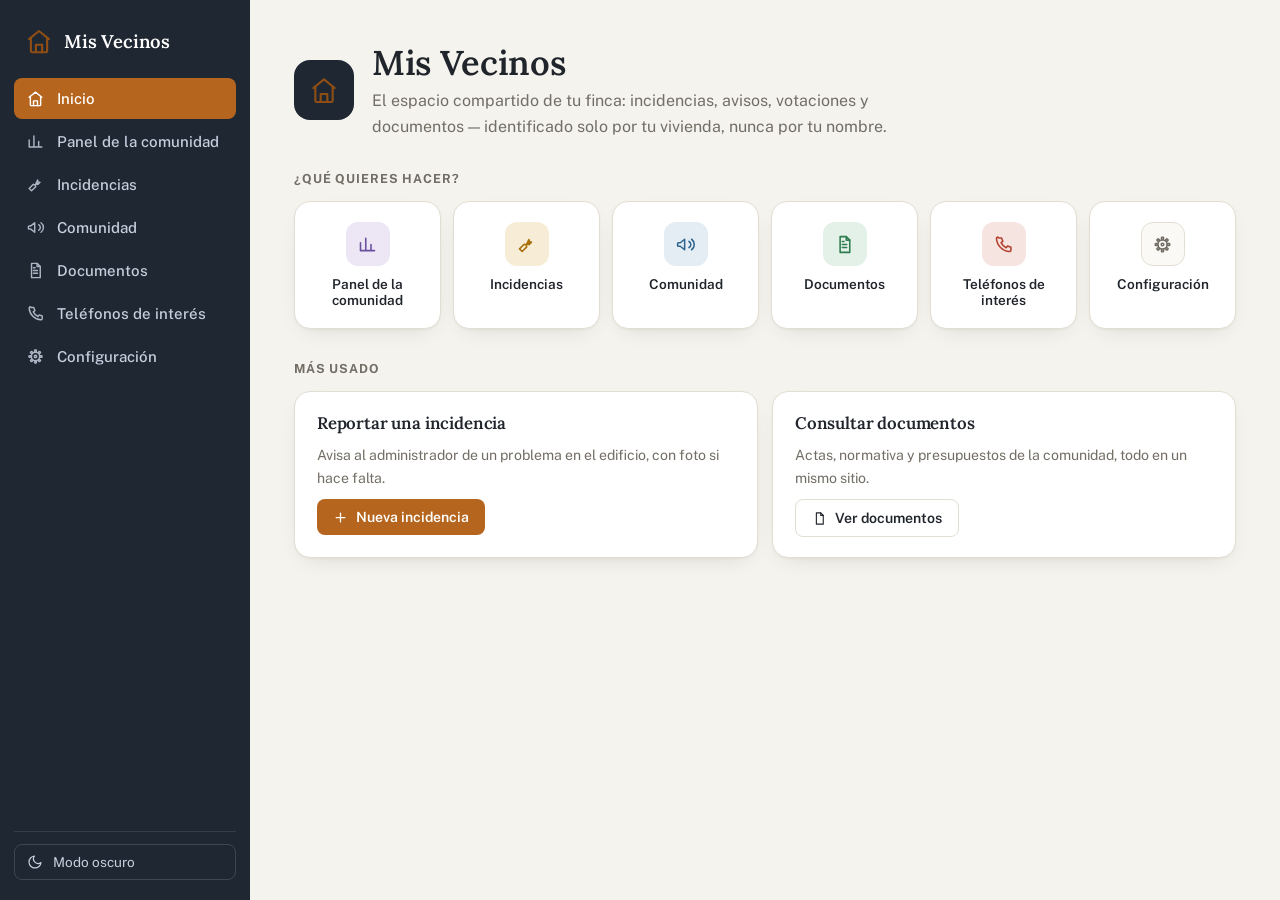
<file: index.html>
<!DOCTYPE html>
<html lang="es">
<head>
<meta charset="UTF-8">
<meta name="viewport" content="width=device-width, initial-scale=1.0">
<title>Mis Vecinos — Inicio</title>
<meta name="description" content="El punto de encuentro de tu comunidad: incidencias, avisos, votaciones y documentos.">
<meta name="theme-color" content="#1e2732">
<link rel="manifest" href="manifest.json">
<link rel="icon" type="image/svg+xml" href="icons/icon.svg">
<link rel="icon" type="image/png" sizes="192x192" href="icons/icon-192.png">
<link rel="apple-touch-icon" href="icons/icon-192.png">
<meta property="og:title" content="Mis Vecinos — Inicio">
<meta property="og:description" content="El punto de encuentro de tu comunidad: incidencias, avisos, votaciones y documentos.">
<meta property="og:type" content="website">
<meta property="og:image" content="icons/icon-512.png">
<link rel="preconnect" href="https://fonts.googleapis.com">
<link rel="preconnect" href="https://fonts.gstatic.com" crossorigin>
<link href="https://fonts.googleapis.com/css2?family=Lora:wght@500;600;700&family=Public+Sans:wght@400;500;600;700&display=swap" rel="stylesheet">
<link rel="stylesheet" href="styles.css">
</head>
<body>
<div class="app-shell">
  <button class="menu-toggle" id="menuToggle" aria-label="Abrir menú" aria-expanded="false">
    <svg viewBox="0 0 24 24" fill="none" stroke="currentColor" stroke-width="2" stroke-linecap="round"><line x1="4" y1="7" x2="20" y2="7"/><line x1="4" y1="12" x2="20" y2="12"/><line x1="4" y1="17" x2="20" y2="17"/></svg>
  </button>
  <div class="backdrop" id="backdrop"></div>

  <aside class="sidebar" id="sidebar">
    <div class="brand">
      <svg viewBox="0 0 24 24" fill="none" stroke="currentColor" stroke-width="1.7" stroke-linecap="round" stroke-linejoin="round"><path d="M4 10.5 12 4l8 6.5"/><path d="M5.5 9.5V20a1 1 0 0 0 1 1h11a1 1 0 0 0 1-1V9.5"/><path d="M9.5 21v-6h5v6"/></svg>
      <span class="brand-name">Mis Vecinos</span>
    </div>
    <nav class="nav" id="navList">
      <a class="nav-item active" href="index.html">
        <svg viewBox="0 0 24 24" fill="none" stroke="currentColor" stroke-width="1.8" stroke-linecap="round" stroke-linejoin="round"><path d="M4 10.5 12 4l8 6.5"/><path d="M5.5 9.5V20a1 1 0 0 0 1 1h11a1 1 0 0 0 1-1V9.5"/><path d="M9.5 21v-6h5v6"/></svg>
        <span data-i18n="navHome">Inicio</span>
      </a>
      <a class="nav-item" href="panel.html">
        <svg viewBox="0 0 24 24" fill="none" stroke="currentColor" stroke-width="1.8" stroke-linecap="round" stroke-linejoin="round"><path d="M4 19V10M10 19V5M16 19v-7M4 19h16"/></svg>
        <span data-i18n="navPanel">Panel de la comunidad</span>
      </a>
      <a class="nav-item" href="incidencias.html">
        <svg viewBox="0 0 24 24" fill="none" stroke="currentColor" stroke-width="1.8" stroke-linecap="round" stroke-linejoin="round"><path d="M14.7 6.3a4 4 0 0 1-5.4 5.4L4 17l3 3 5.3-5.3a4 4 0 0 1 5.4-5.4l-2.8 2.8-2-2z"/></svg>
        <span data-i18n="navIncidents">Incidencias</span><span class="nav-badge" id="navIncidentsBadge" hidden></span>
      </a>
      <a class="nav-item" href="comunidad.html">
        <svg viewBox="0 0 24 24" fill="none" stroke="currentColor" stroke-width="1.8" stroke-linecap="round" stroke-linejoin="round"><path d="M3 11v2a1 1 0 0 0 1 1h2l5 4V6L6 10H4a1 1 0 0 0-1 1z"/><path d="M16 8.5a4 4 0 0 1 0 7M19 6a7.5 7.5 0 0 1 0 12"/></svg>
        <span data-i18n="navCommunity">Comunidad</span>
      </a>
      <a class="nav-item" href="documentos.html">
        <svg viewBox="0 0 24 24" fill="none" stroke="currentColor" stroke-width="1.8" stroke-linecap="round" stroke-linejoin="round"><path d="M7 3h7l4 4v14H7z"/><path d="M14 3v4h4M9.5 12h5M9.5 15.5h5M9.5 8.5h2"/></svg>
        <span data-i18n="navDocuments">Documentos</span>
      </a>
      <a class="nav-item" href="telefonos.html">
        <svg viewBox="0 0 24 24" fill="none" stroke="currentColor" stroke-width="1.8" stroke-linecap="round" stroke-linejoin="round"><path d="M6.6 4.5h3.2l1.4 3.8-2 1.6a12.5 12.5 0 0 0 5.9 5.9l1.6-2 3.8 1.4v3.2a1.6 1.6 0 0 1-1.7 1.6C10.9 19.6 4.4 13.1 4 5.2a1.6 1.6 0 0 1 1.6-1.7Z"/></svg>
        <span data-i18n="navPhones">Teléfonos de interés</span>
      </a>
      <a class="nav-item" href="configuracion.html">
        <svg viewBox="0 0 24 24" fill="none" stroke="currentColor" stroke-width="1.8" stroke-linecap="round" stroke-linejoin="round"><circle cx="12" cy="12" r="5.20"/><circle cx="12" cy="12" r="1.5"/><rect x="10.85" y="3.80" width="2.30" height="2.40" rx="0.5" transform="rotate(0 12 12)"/><rect x="10.85" y="3.80" width="2.30" height="2.40" rx="0.5" transform="rotate(45 12 12)"/><rect x="10.85" y="3.80" width="2.30" height="2.40" rx="0.5" transform="rotate(90 12 12)"/><rect x="10.85" y="3.80" width="2.30" height="2.40" rx="0.5" transform="rotate(135 12 12)"/><rect x="10.85" y="3.80" width="2.30" height="2.40" rx="0.5" transform="rotate(180 12 12)"/><rect x="10.85" y="3.80" width="2.30" height="2.40" rx="0.5" transform="rotate(225 12 12)"/><rect x="10.85" y="3.80" width="2.30" height="2.40" rx="0.5" transform="rotate(270 12 12)"/><rect x="10.85" y="3.80" width="2.30" height="2.40" rx="0.5" transform="rotate(315 12 12)"/></svg>
        <span data-i18n="navSettings">Configuración</span>
      </a>
    </nav>
    <div class="sidebar-unit" id="sidebarUnit"></div>
    <div class="sidebar-footer">
      <button class="theme-quick" id="installAppBtn" hidden>
        <svg viewBox="0 0 24 24" fill="none" stroke="currentColor" stroke-width="1.8" stroke-linecap="round" stroke-linejoin="round"><path d="M12 3v12M7 10l5 5 5-5"/><path d="M5 19h14"/></svg>
        <span data-i18n="installApp">Instalar app</span>
      </button>
      <button class="theme-quick" id="quickTheme">
        <svg id="quickThemeIcon" viewBox="0 0 24 24" fill="none" stroke="currentColor" stroke-width="1.8" stroke-linecap="round" stroke-linejoin="round"><path d="M21 12.8A9 9 0 1 1 11.2 3 7 7 0 0 0 21 12.8z"/></svg>
        <span id="quickThemeLabel" data-i18n="darkMode">Modo oscuro</span>
      </button>
    </div>
  </aside>

  <main class="content">
      <div class="home-hero">
        <div class="home-badge"><svg viewBox="0 0 24 24" fill="none" stroke="currentColor" stroke-width="1.6" stroke-linecap="round" stroke-linejoin="round"><path d="M4 10.5 12 4l8 6.5"/><path d="M5.5 9.5V20a1 1 0 0 0 1 1h11a1 1 0 0 0 1-1V9.5"/><path d="M9.5 21v-6h5v6"/></svg></div>
        <div>
          <h1 data-i18n="homeTitle">Mis Vecinos</h1>
          <p data-i18n="homeSubtitle">El espacio compartido de tu finca: incidencias, avisos, votaciones y documentos — identificado solo por tu vivienda, nunca por tu nombre.</p>
        </div>
      </div>

      <div class="tile-section">
        <p class="tile-section-title" data-i18n="homeTilesTitle">¿Qué quieres hacer?</p>
        <div class="tile-grid">
          <a class="card tile t-panel" href="panel.html">
            <div class="tile-icon"><svg viewBox="0 0 24 24" fill="none" stroke="currentColor" stroke-width="1.8" stroke-linecap="round" stroke-linejoin="round"><path d="M4 19V10M10 19V5M16 19v-7M4 19h16"/></svg></div>
            <div class="tile-label" data-i18n="navPanel">Panel de la comunidad</div>
          </a>
          <a class="card tile t-inc" href="incidencias.html">
            <div class="tile-icon"><svg viewBox="0 0 24 24" fill="none" stroke="currentColor" stroke-width="1.8" stroke-linecap="round" stroke-linejoin="round"><path d="M14.7 6.3a4 4 0 0 1-5.4 5.4L4 17l3 3 5.3-5.3a4 4 0 0 1 5.4-5.4l-2.8 2.8-2-2z"/></svg></div>
            <div class="tile-label" data-i18n="navIncidents">Incidencias</div>
          </a>
          <a class="card tile t-com" href="comunidad.html">
            <div class="tile-icon"><svg viewBox="0 0 24 24" fill="none" stroke="currentColor" stroke-width="1.8" stroke-linecap="round" stroke-linejoin="round"><path d="M3 11v2a1 1 0 0 0 1 1h2l5 4V6L6 10H4a1 1 0 0 0-1 1z"/><path d="M16 8.5a4 4 0 0 1 0 7M19 6a7.5 7.5 0 0 1 0 12"/></svg></div>
            <div class="tile-label" data-i18n="navCommunity">Comunidad</div>
          </a>
          <a class="card tile t-doc" href="documentos.html">
            <div class="tile-icon"><svg viewBox="0 0 24 24" fill="none" stroke="currentColor" stroke-width="1.8" stroke-linecap="round" stroke-linejoin="round"><path d="M7 3h7l4 4v14H7z"/><path d="M14 3v4h4M9.5 12h5M9.5 15.5h5M9.5 8.5h2"/></svg></div>
            <div class="tile-label" data-i18n="navDocuments">Documentos</div>
          </a>
          <a class="card tile t-phone" href="telefonos.html">
            <div class="tile-icon"><svg viewBox="0 0 24 24" fill="none" stroke="currentColor" stroke-width="1.8" stroke-linecap="round" stroke-linejoin="round"><path d="M6.6 4.5h3.2l1.4 3.8-2 1.6a12.5 12.5 0 0 0 5.9 5.9l1.6-2 3.8 1.4v3.2a1.6 1.6 0 0 1-1.7 1.6C10.9 19.6 4.4 13.1 4 5.2a1.6 1.6 0 0 1 1.6-1.7Z"/></svg></div>
            <div class="tile-label" data-i18n="navPhones">Teléfonos de interés</div>
          </a>
          <a class="card tile t-cfg" href="configuracion.html">
            <div class="tile-icon"><svg viewBox="0 0 24 24" fill="none" stroke="currentColor" stroke-width="1.8" stroke-linecap="round" stroke-linejoin="round"><circle cx="12" cy="12" r="5.20"/><circle cx="12" cy="12" r="1.5"/><rect x="10.85" y="3.80" width="2.30" height="2.40" rx="0.5" transform="rotate(0 12 12)"/><rect x="10.85" y="3.80" width="2.30" height="2.40" rx="0.5" transform="rotate(45 12 12)"/><rect x="10.85" y="3.80" width="2.30" height="2.40" rx="0.5" transform="rotate(90 12 12)"/><rect x="10.85" y="3.80" width="2.30" height="2.40" rx="0.5" transform="rotate(135 12 12)"/><rect x="10.85" y="3.80" width="2.30" height="2.40" rx="0.5" transform="rotate(180 12 12)"/><rect x="10.85" y="3.80" width="2.30" height="2.40" rx="0.5" transform="rotate(225 12 12)"/><rect x="10.85" y="3.80" width="2.30" height="2.40" rx="0.5" transform="rotate(270 12 12)"/><rect x="10.85" y="3.80" width="2.30" height="2.40" rx="0.5" transform="rotate(315 12 12)"/></svg></div>
            <div class="tile-label" data-i18n="navSettings">Configuración</div>
          </a>
        </div>
      </div>

      <div class="tile-section">
        <p class="tile-section-title" data-i18n="homeMostUsedTitle">Más usado</p>
        <div class="quick-row">
          <div class="card quick-card">
            <h3 data-i18n="quickReportTitle">Reportar una incidencia</h3>
            <p data-i18n="quickReportDesc">Avisa al administrador de un problema en el edificio, con foto si hace falta.</p>
            <a class="btn btn-primary" href="incidencias.html">
              <svg viewBox="0 0 24 24" fill="none" stroke="currentColor" stroke-width="2" stroke-linecap="round"><line x1="12" y1="5" x2="12" y2="19"/><line x1="5" y1="12" x2="19" y2="12"/></svg>
              <span data-i18n="quickReportBtn">Nueva incidencia</span>
            </a>
          </div>
          <div class="card quick-card">
            <h3 data-i18n="quickDocsTitle">Consultar documentos</h3>
            <p data-i18n="quickDocsDesc">Actas, normativa y presupuestos de la comunidad, todo en un mismo sitio.</p>
            <a class="btn btn-outline" href="documentos.html">
              <svg viewBox="0 0 24 24" fill="none" stroke="currentColor" stroke-width="1.8" stroke-linecap="round" stroke-linejoin="round"><path d="M7 3h7l4 4v14H7z"/><path d="M14 3v4h4"/></svg>
              <span data-i18n="quickDocsBtn">Ver documentos</span>
            </a>
          </div>
        </div>
      </div>
  </main>
</div>

<div class="toast" id="toast">
  <svg viewBox="0 0 24 24" fill="none" stroke="currentColor" stroke-width="2" stroke-linecap="round" stroke-linejoin="round"><path d="M20 6 9 17l-5-5"/></svg>
  <span id="toastText"></span>
</div>

<script src="script.js"></script>
</body>
</html>
</file>
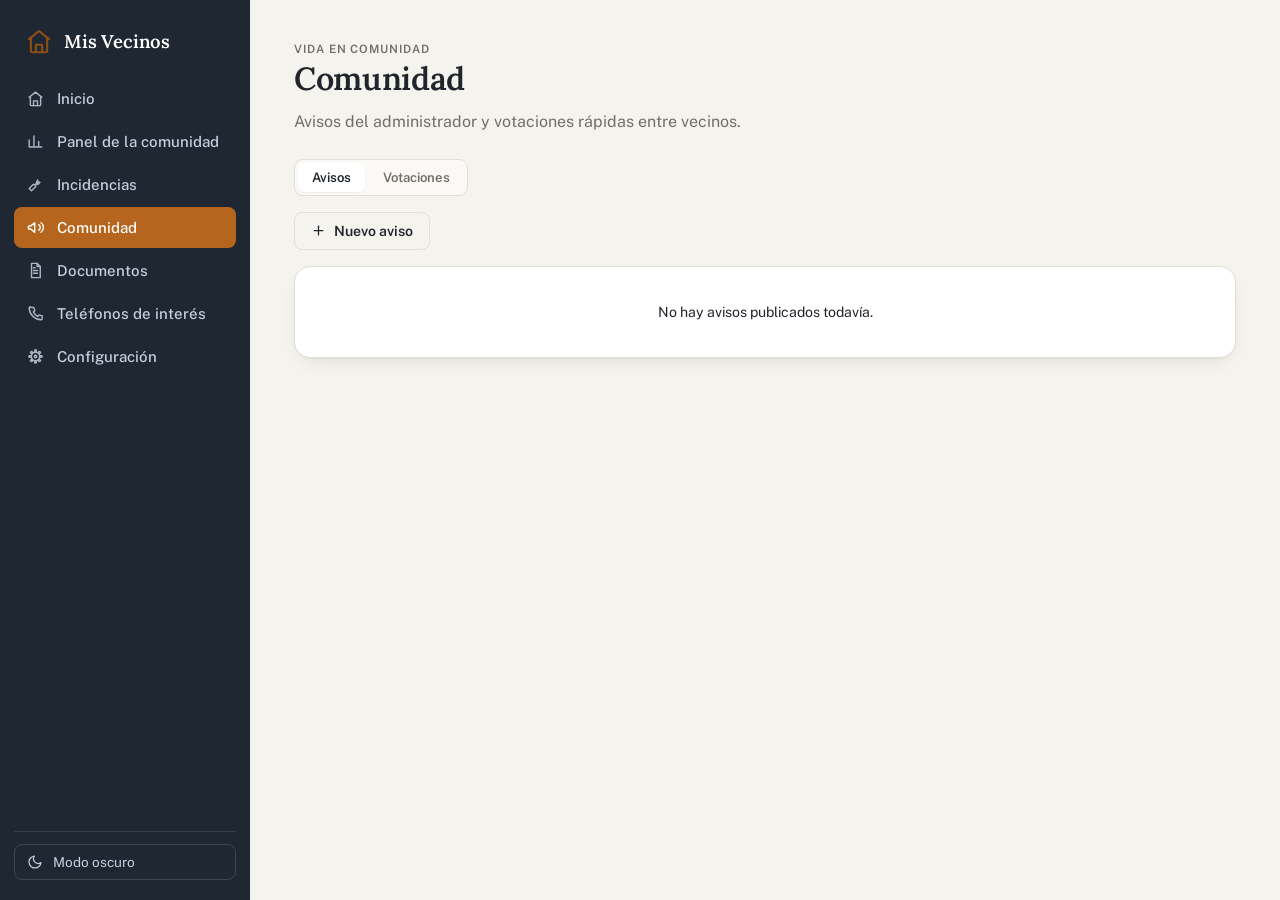
<file: comunidad.html>
<!DOCTYPE html>
<html lang="es">
<head>
<meta charset="UTF-8">
<meta name="viewport" content="width=device-width, initial-scale=1.0">
<title>Mis Vecinos — Comunidad</title>
<meta name="description" content="Avisos del administrador y votaciones rápidas entre vecinos.">
<meta name="theme-color" content="#1e2732">
<link rel="manifest" href="manifest.json">
<link rel="icon" type="image/svg+xml" href="icons/icon.svg">
<link rel="icon" type="image/png" sizes="192x192" href="icons/icon-192.png">
<link rel="apple-touch-icon" href="icons/icon-192.png">
<meta property="og:title" content="Mis Vecinos — Comunidad">
<meta property="og:description" content="Avisos del administrador y votaciones rápidas entre vecinos.">
<meta property="og:type" content="website">
<meta property="og:image" content="icons/icon-512.png">
<link rel="preconnect" href="https://fonts.googleapis.com">
<link rel="preconnect" href="https://fonts.gstatic.com" crossorigin>
<link href="https://fonts.googleapis.com/css2?family=Lora:wght@500;600;700&family=Public+Sans:wght@400;500;600;700&display=swap" rel="stylesheet">
<link rel="stylesheet" href="styles.css">
</head>
<body>
<div class="app-shell">
  <button class="menu-toggle" id="menuToggle" aria-label="Abrir menú" aria-expanded="false">
    <svg viewBox="0 0 24 24" fill="none" stroke="currentColor" stroke-width="2" stroke-linecap="round"><line x1="4" y1="7" x2="20" y2="7"/><line x1="4" y1="12" x2="20" y2="12"/><line x1="4" y1="17" x2="20" y2="17"/></svg>
  </button>
  <div class="backdrop" id="backdrop"></div>

  <aside class="sidebar" id="sidebar">
    <div class="brand">
      <svg viewBox="0 0 24 24" fill="none" stroke="currentColor" stroke-width="1.7" stroke-linecap="round" stroke-linejoin="round"><path d="M4 10.5 12 4l8 6.5"/><path d="M5.5 9.5V20a1 1 0 0 0 1 1h11a1 1 0 0 0 1-1V9.5"/><path d="M9.5 21v-6h5v6"/></svg>
      <span class="brand-name">Mis Vecinos</span>
    </div>
    <nav class="nav" id="navList">
      <a class="nav-item" href="index.html">
        <svg viewBox="0 0 24 24" fill="none" stroke="currentColor" stroke-width="1.8" stroke-linecap="round" stroke-linejoin="round"><path d="M4 10.5 12 4l8 6.5"/><path d="M5.5 9.5V20a1 1 0 0 0 1 1h11a1 1 0 0 0 1-1V9.5"/><path d="M9.5 21v-6h5v6"/></svg>
        <span data-i18n="navHome">Inicio</span>
      </a>
      <a class="nav-item" href="panel.html">
        <svg viewBox="0 0 24 24" fill="none" stroke="currentColor" stroke-width="1.8" stroke-linecap="round" stroke-linejoin="round"><path d="M4 19V10M10 19V5M16 19v-7M4 19h16"/></svg>
        <span data-i18n="navPanel">Panel de la comunidad</span>
      </a>
      <a class="nav-item" href="incidencias.html">
        <svg viewBox="0 0 24 24" fill="none" stroke="currentColor" stroke-width="1.8" stroke-linecap="round" stroke-linejoin="round"><path d="M14.7 6.3a4 4 0 0 1-5.4 5.4L4 17l3 3 5.3-5.3a4 4 0 0 1 5.4-5.4l-2.8 2.8-2-2z"/></svg>
        <span data-i18n="navIncidents">Incidencias</span><span class="nav-badge" id="navIncidentsBadge" hidden></span>
      </a>
      <a class="nav-item active" href="comunidad.html">
        <svg viewBox="0 0 24 24" fill="none" stroke="currentColor" stroke-width="1.8" stroke-linecap="round" stroke-linejoin="round"><path d="M3 11v2a1 1 0 0 0 1 1h2l5 4V6L6 10H4a1 1 0 0 0-1 1z"/><path d="M16 8.5a4 4 0 0 1 0 7M19 6a7.5 7.5 0 0 1 0 12"/></svg>
        <span data-i18n="navCommunity">Comunidad</span>
      </a>
      <a class="nav-item" href="documentos.html">
        <svg viewBox="0 0 24 24" fill="none" stroke="currentColor" stroke-width="1.8" stroke-linecap="round" stroke-linejoin="round"><path d="M7 3h7l4 4v14H7z"/><path d="M14 3v4h4M9.5 12h5M9.5 15.5h5M9.5 8.5h2"/></svg>
        <span data-i18n="navDocuments">Documentos</span>
      </a>
      <a class="nav-item" href="telefonos.html">
        <svg viewBox="0 0 24 24" fill="none" stroke="currentColor" stroke-width="1.8" stroke-linecap="round" stroke-linejoin="round"><path d="M6.6 4.5h3.2l1.4 3.8-2 1.6a12.5 12.5 0 0 0 5.9 5.9l1.6-2 3.8 1.4v3.2a1.6 1.6 0 0 1-1.7 1.6C10.9 19.6 4.4 13.1 4 5.2a1.6 1.6 0 0 1 1.6-1.7Z"/></svg>
        <span data-i18n="navPhones">Teléfonos de interés</span>
      </a>
      <a class="nav-item" href="configuracion.html">
        <svg viewBox="0 0 24 24" fill="none" stroke="currentColor" stroke-width="1.8" stroke-linecap="round" stroke-linejoin="round"><circle cx="12" cy="12" r="5.20"/><circle cx="12" cy="12" r="1.5"/><rect x="10.85" y="3.80" width="2.30" height="2.40" rx="0.5" transform="rotate(0 12 12)"/><rect x="10.85" y="3.80" width="2.30" height="2.40" rx="0.5" transform="rotate(45 12 12)"/><rect x="10.85" y="3.80" width="2.30" height="2.40" rx="0.5" transform="rotate(90 12 12)"/><rect x="10.85" y="3.80" width="2.30" height="2.40" rx="0.5" transform="rotate(135 12 12)"/><rect x="10.85" y="3.80" width="2.30" height="2.40" rx="0.5" transform="rotate(180 12 12)"/><rect x="10.85" y="3.80" width="2.30" height="2.40" rx="0.5" transform="rotate(225 12 12)"/><rect x="10.85" y="3.80" width="2.30" height="2.40" rx="0.5" transform="rotate(270 12 12)"/><rect x="10.85" y="3.80" width="2.30" height="2.40" rx="0.5" transform="rotate(315 12 12)"/></svg>
        <span data-i18n="navSettings">Configuración</span>
      </a>
    </nav>
    <div class="sidebar-unit" id="sidebarUnit"></div>
    <div class="sidebar-footer">
      <button class="theme-quick" id="installAppBtn" hidden>
        <svg viewBox="0 0 24 24" fill="none" stroke="currentColor" stroke-width="1.8" stroke-linecap="round" stroke-linejoin="round"><path d="M12 3v12M7 10l5 5 5-5"/><path d="M5 19h14"/></svg>
        <span data-i18n="installApp">Instalar app</span>
      </button>
      <button class="theme-quick" id="quickTheme">
        <svg id="quickThemeIcon" viewBox="0 0 24 24" fill="none" stroke="currentColor" stroke-width="1.8" stroke-linecap="round" stroke-linejoin="round"><path d="M21 12.8A9 9 0 1 1 11.2 3 7 7 0 0 0 21 12.8z"/></svg>
        <span id="quickThemeLabel" data-i18n="darkMode">Modo oscuro</span>
      </button>
    </div>
  </aside>

  <main class="content">
<div class="view-head">
        <p class="eyebrow" data-i18n="commEyebrow">Vida en comunidad</p>
        <h1 data-i18n="commTitle">Comunidad</h1>
        <p data-i18n="commSubtitle">Avisos del administrador y votaciones rápidas entre vecinos.</p>
      </div>

      <div class="tabs">
        <button class="tab-btn active" data-ctab="notices" data-i18n="tabNotices">Avisos</button>
        <button class="tab-btn" data-ctab="polls" data-i18n="tabPolls">Votaciones</button>
      </div>

      <div id="noticesPanel">
        <button class="btn btn-outline create-toggle" id="toggleNoticeForm">
          <svg viewBox="0 0 24 24" fill="none" stroke="currentColor" stroke-width="2" stroke-linecap="round"><line x1="12" y1="5" x2="12" y2="19"/><line x1="5" y1="12" x2="19" y2="12"/></svg>
          <span data-i18n="newNoticeBtn">Nuevo aviso</span>
        </button>
        <form id="noticeForm" class="card pad create-form" hidden>
          <div class="form-group">
            <label for="noticeTitle" data-i18n="noticeTitleLabel">Título</label>
            <input type="text" id="noticeTitle" data-i18n-placeholder="noticeTitlePlaceholder" placeholder="p. ej. Corte de agua el jueves" required>
          </div>
          <div class="form-group">
            <label for="noticeBody" data-i18n="noticeBodyLabel">Mensaje</label>
            <textarea id="noticeBody" data-i18n-placeholder="noticeBodyPlaceholder" placeholder="Detalles del aviso..." required></textarea>
          </div>
          <div class="form-group">
            <label for="noticeUnit" data-i18n="unitLabel">Tu vivienda (opcional)</label>
            <input type="text" id="noticeUnit" data-i18n-placeholder="unitPlaceholder" placeholder="p. ej. 3ºB">
          </div>
          <button type="submit" class="btn btn-primary" data-i18n="noticeSubmit">Publicar aviso</button>
        </form>
        <div id="noticesList"></div>
      </div>

      <div id="pollsPanel" hidden>
        <button class="btn btn-outline create-toggle" id="togglePollForm">
          <svg viewBox="0 0 24 24" fill="none" stroke="currentColor" stroke-width="2" stroke-linecap="round"><line x1="12" y1="5" x2="12" y2="19"/><line x1="5" y1="12" x2="19" y2="12"/></svg>
          <span data-i18n="newPollBtn">Nueva votación</span>
        </button>
        <form id="pollForm" class="card pad create-form" hidden>
          <div class="form-group">
            <label for="pollQuestion" data-i18n="pollQuestionLabel">Pregunta</label>
            <input type="text" id="pollQuestion" data-i18n-placeholder="pollQuestionPlaceholder" placeholder="p. ej. ¿Cambiamos el portero automático?" required>
          </div>
          <div class="form-group"><label data-i18n="pollOptionLabel">Opción 1</label><input type="text" id="pollOpt1" required></div>
          <div class="form-group"><label data-i18n="pollOptionLabel">Opción 2</label><input type="text" id="pollOpt2" required></div>
          <div class="form-group"><label id="pollOpt3Label"></label><input type="text" id="pollOpt3"></div>
          <div class="form-group"><label id="pollOpt4Label"></label><input type="text" id="pollOpt4"></div>
          <button type="submit" class="btn btn-primary" data-i18n="pollSubmit">Publicar votación</button>
        </form>
        <div id="pollsList"></div>
      </div>
  </main>
</div>

<div class="toast" id="toast">
  <svg viewBox="0 0 24 24" fill="none" stroke="currentColor" stroke-width="2" stroke-linecap="round" stroke-linejoin="round"><path d="M20 6 9 17l-5-5"/></svg>
  <span id="toastText"></span>
</div>

<script src="script.js"></script>
</body>
</html>
</file>
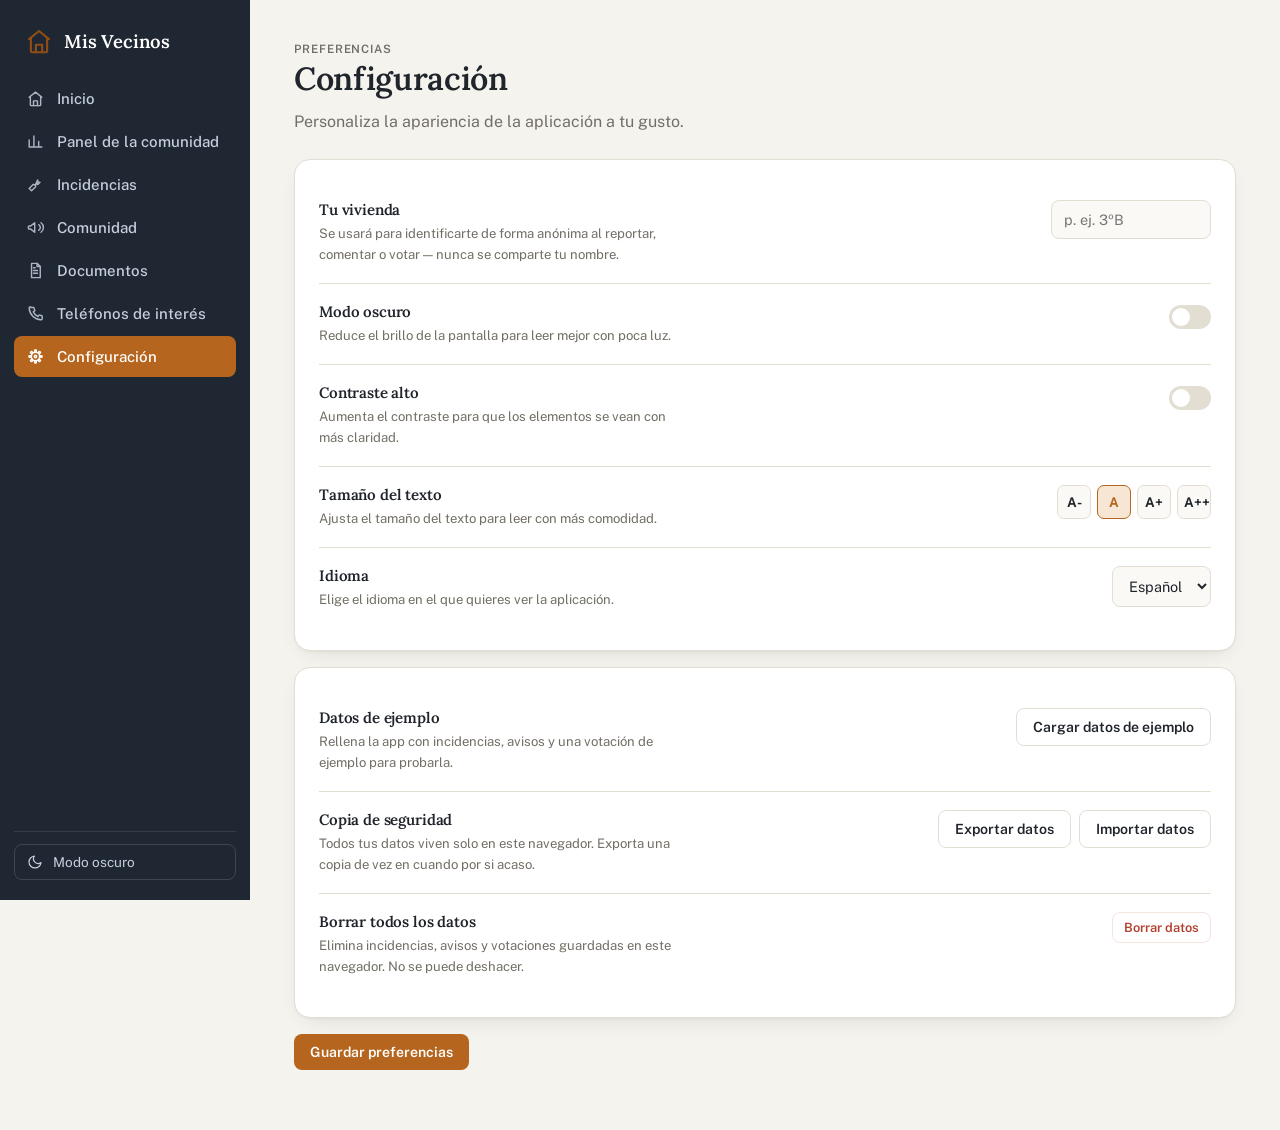
<file: configuracion.html>
<!DOCTYPE html>
<html lang="es">
<head>
<meta charset="UTF-8">
<meta name="viewport" content="width=device-width, initial-scale=1.0">
<title>Mis Vecinos — Configuración</title>
<meta name="description" content="Idioma, modo oscuro, contraste y copia de seguridad de tus datos.">
<meta name="theme-color" content="#1e2732">
<link rel="manifest" href="manifest.json">
<link rel="icon" type="image/svg+xml" href="icons/icon.svg">
<link rel="icon" type="image/png" sizes="192x192" href="icons/icon-192.png">
<link rel="apple-touch-icon" href="icons/icon-192.png">
<meta property="og:title" content="Mis Vecinos — Configuración">
<meta property="og:description" content="Idioma, modo oscuro, contraste y copia de seguridad de tus datos.">
<meta property="og:type" content="website">
<meta property="og:image" content="icons/icon-512.png">
<link rel="preconnect" href="https://fonts.googleapis.com">
<link rel="preconnect" href="https://fonts.gstatic.com" crossorigin>
<link href="https://fonts.googleapis.com/css2?family=Lora:wght@500;600;700&family=Public+Sans:wght@400;500;600;700&display=swap" rel="stylesheet">
<link rel="stylesheet" href="styles.css">
</head>
<body>
<div class="app-shell">
  <button class="menu-toggle" id="menuToggle" aria-label="Abrir menú" aria-expanded="false">
    <svg viewBox="0 0 24 24" fill="none" stroke="currentColor" stroke-width="2" stroke-linecap="round"><line x1="4" y1="7" x2="20" y2="7"/><line x1="4" y1="12" x2="20" y2="12"/><line x1="4" y1="17" x2="20" y2="17"/></svg>
  </button>
  <div class="backdrop" id="backdrop"></div>

  <aside class="sidebar" id="sidebar">
    <div class="brand">
      <svg viewBox="0 0 24 24" fill="none" stroke="currentColor" stroke-width="1.7" stroke-linecap="round" stroke-linejoin="round"><path d="M4 10.5 12 4l8 6.5"/><path d="M5.5 9.5V20a1 1 0 0 0 1 1h11a1 1 0 0 0 1-1V9.5"/><path d="M9.5 21v-6h5v6"/></svg>
      <span class="brand-name">Mis Vecinos</span>
    </div>
    <nav class="nav" id="navList">
      <a class="nav-item" href="index.html">
        <svg viewBox="0 0 24 24" fill="none" stroke="currentColor" stroke-width="1.8" stroke-linecap="round" stroke-linejoin="round"><path d="M4 10.5 12 4l8 6.5"/><path d="M5.5 9.5V20a1 1 0 0 0 1 1h11a1 1 0 0 0 1-1V9.5"/><path d="M9.5 21v-6h5v6"/></svg>
        <span data-i18n="navHome">Inicio</span>
      </a>
      <a class="nav-item" href="panel.html">
        <svg viewBox="0 0 24 24" fill="none" stroke="currentColor" stroke-width="1.8" stroke-linecap="round" stroke-linejoin="round"><path d="M4 19V10M10 19V5M16 19v-7M4 19h16"/></svg>
        <span data-i18n="navPanel">Panel de la comunidad</span>
      </a>
      <a class="nav-item" href="incidencias.html">
        <svg viewBox="0 0 24 24" fill="none" stroke="currentColor" stroke-width="1.8" stroke-linecap="round" stroke-linejoin="round"><path d="M14.7 6.3a4 4 0 0 1-5.4 5.4L4 17l3 3 5.3-5.3a4 4 0 0 1 5.4-5.4l-2.8 2.8-2-2z"/></svg>
        <span data-i18n="navIncidents">Incidencias</span><span class="nav-badge" id="navIncidentsBadge" hidden></span>
      </a>
      <a class="nav-item" href="comunidad.html">
        <svg viewBox="0 0 24 24" fill="none" stroke="currentColor" stroke-width="1.8" stroke-linecap="round" stroke-linejoin="round"><path d="M3 11v2a1 1 0 0 0 1 1h2l5 4V6L6 10H4a1 1 0 0 0-1 1z"/><path d="M16 8.5a4 4 0 0 1 0 7M19 6a7.5 7.5 0 0 1 0 12"/></svg>
        <span data-i18n="navCommunity">Comunidad</span>
      </a>
      <a class="nav-item" href="documentos.html">
        <svg viewBox="0 0 24 24" fill="none" stroke="currentColor" stroke-width="1.8" stroke-linecap="round" stroke-linejoin="round"><path d="M7 3h7l4 4v14H7z"/><path d="M14 3v4h4M9.5 12h5M9.5 15.5h5M9.5 8.5h2"/></svg>
        <span data-i18n="navDocuments">Documentos</span>
      </a>
      <a class="nav-item" href="telefonos.html">
        <svg viewBox="0 0 24 24" fill="none" stroke="currentColor" stroke-width="1.8" stroke-linecap="round" stroke-linejoin="round"><path d="M6.6 4.5h3.2l1.4 3.8-2 1.6a12.5 12.5 0 0 0 5.9 5.9l1.6-2 3.8 1.4v3.2a1.6 1.6 0 0 1-1.7 1.6C10.9 19.6 4.4 13.1 4 5.2a1.6 1.6 0 0 1 1.6-1.7Z"/></svg>
        <span data-i18n="navPhones">Teléfonos de interés</span>
      </a>
      <a class="nav-item active" href="configuracion.html">
        <svg viewBox="0 0 24 24" fill="none" stroke="currentColor" stroke-width="1.8" stroke-linecap="round" stroke-linejoin="round"><circle cx="12" cy="12" r="5.20"/><circle cx="12" cy="12" r="1.5"/><rect x="10.85" y="3.80" width="2.30" height="2.40" rx="0.5" transform="rotate(0 12 12)"/><rect x="10.85" y="3.80" width="2.30" height="2.40" rx="0.5" transform="rotate(45 12 12)"/><rect x="10.85" y="3.80" width="2.30" height="2.40" rx="0.5" transform="rotate(90 12 12)"/><rect x="10.85" y="3.80" width="2.30" height="2.40" rx="0.5" transform="rotate(135 12 12)"/><rect x="10.85" y="3.80" width="2.30" height="2.40" rx="0.5" transform="rotate(180 12 12)"/><rect x="10.85" y="3.80" width="2.30" height="2.40" rx="0.5" transform="rotate(225 12 12)"/><rect x="10.85" y="3.80" width="2.30" height="2.40" rx="0.5" transform="rotate(270 12 12)"/><rect x="10.85" y="3.80" width="2.30" height="2.40" rx="0.5" transform="rotate(315 12 12)"/></svg>
        <span data-i18n="navSettings">Configuración</span>
      </a>
    </nav>
    <div class="sidebar-unit" id="sidebarUnit"></div>
    <div class="sidebar-footer">
      <button class="theme-quick" id="installAppBtn" hidden>
        <svg viewBox="0 0 24 24" fill="none" stroke="currentColor" stroke-width="1.8" stroke-linecap="round" stroke-linejoin="round"><path d="M12 3v12M7 10l5 5 5-5"/><path d="M5 19h14"/></svg>
        <span data-i18n="installApp">Instalar app</span>
      </button>
      <button class="theme-quick" id="quickTheme">
        <svg id="quickThemeIcon" viewBox="0 0 24 24" fill="none" stroke="currentColor" stroke-width="1.8" stroke-linecap="round" stroke-linejoin="round"><path d="M21 12.8A9 9 0 1 1 11.2 3 7 7 0 0 0 21 12.8z"/></svg>
        <span id="quickThemeLabel" data-i18n="darkMode">Modo oscuro</span>
      </button>
    </div>
  </aside>

  <main class="content">
<div class="view-head">
        <p class="eyebrow" data-i18n="configEyebrow">Preferencias</p>
        <h1 data-i18n="configTitle">Configuración</h1>
        <p data-i18n="configDesc">Personaliza la apariencia de la aplicación a tu gusto.</p>
      </div>

      <div class="card pad" style="margin-bottom:16px;">
        <div class="setting-row">
          <div class="setting-copy"><h4 data-i18n="unitSettingLabel">Tu vivienda</h4><p data-i18n="unitSettingDesc">Se usará para identificarte de forma anónima al reportar, comentar o votar — nunca se comparte tu nombre.</p></div>
          <div class="setting-control"><input type="text" id="unitSetting" data-i18n-placeholder="unitPlaceholder" placeholder="p. ej. 3ºB"></div>
        </div>
        <div class="setting-row">
          <div class="setting-copy"><h4 data-i18n="darkMode">Modo oscuro</h4><p data-i18n="darkModeDesc">Reduce el brillo de la pantalla para leer mejor con poca luz.</p></div>
          <div class="setting-control"><label class="switch"><input type="checkbox" id="darkModeToggle"><span class="slider"></span></label></div>
        </div>
        <div class="setting-row">
          <div class="setting-copy"><h4 data-i18n="contrastMode">Contraste alto</h4><p data-i18n="contrastModeDesc">Aumenta el contraste para que los elementos se vean con más claridad.</p></div>
          <div class="setting-control"><label class="switch"><input type="checkbox" id="contrastToggle"><span class="slider"></span></label></div>
        </div>
        <div class="setting-row">
          <div class="setting-copy"><h4 data-i18n="textSize">Tamaño del texto</h4><p data-i18n="textSizeDesc">Ajusta el tamaño del texto para leer con más comodidad.</p></div>
          <div class="setting-control text-size-controls" id="textSizeControls">
            <button class="size-btn" data-size="0.9">A-</button>
            <button class="size-btn active" data-size="1">A</button>
            <button class="size-btn" data-size="1.15">A+</button>
            <button class="size-btn" data-size="1.3">A++</button>
          </div>
        </div>
        <div class="setting-row">
          <div class="setting-copy"><h4 data-i18n="language">Idioma</h4><p data-i18n="languageDesc">Elige el idioma en el que quieres ver la aplicación.</p></div>
          <div class="setting-control">
            <select id="languageSelect">
              <option value="es" data-i18n="spanish">Español</option>
              <option value="ca" data-i18n="catalan">Català</option>
              <option value="en" data-i18n="english">English</option>
            </select>
          </div>
        </div>
      </div>

      <div class="card pad" style="margin-bottom:16px;">
        <div class="setting-row">
          <div class="setting-copy"><h4 data-i18n="demoDataLabel">Datos de ejemplo</h4><p data-i18n="demoDataDesc">Rellena la app con incidencias, avisos y una votación de ejemplo para probarla.</p></div>
          <div class="setting-control"><button class="btn btn-outline" id="loadDemoBtn" data-i18n="loadDemoBtn">Cargar datos de ejemplo</button></div>
        </div>
        <div class="setting-row">
          <div class="setting-copy"><h4 data-i18n="backupLabel">Copia de seguridad</h4><p data-i18n="backupDesc">Todos tus datos viven solo en este navegador. Exporta una copia de vez en cuando por si acaso.</p></div>
          <div class="setting-control" style="display:flex;gap:8px;flex-wrap:wrap;">
            <button class="btn btn-outline" id="exportBtn" data-i18n="exportBtn">Exportar datos</button>
            <button class="btn btn-outline" id="importBtn" data-i18n="importBtn">Importar datos</button>
            <input type="file" id="importFile" accept="application/json" hidden>
          </div>
        </div>
        <div class="setting-row">
          <div class="setting-copy"><h4 data-i18n="resetDataLabel">Borrar todos los datos</h4><p data-i18n="resetDataDesc">Elimina incidencias, avisos y votaciones guardadas en este navegador. No se puede deshacer.</p></div>
          <div class="setting-control"><button class="btn btn-danger-ghost" id="resetDataBtn" data-i18n="resetDataBtn">Borrar datos</button></div>
        </div>
      </div>

      <button class="btn btn-primary" id="saveBtn" data-i18n="savePreferences">Guardar preferencias</button>
  </main>
</div>

<div class="toast" id="toast">
  <svg viewBox="0 0 24 24" fill="none" stroke="currentColor" stroke-width="2" stroke-linecap="round" stroke-linejoin="round"><path d="M20 6 9 17l-5-5"/></svg>
  <span id="toastText"></span>
</div>

<div class="modal-backdrop" id="backupModal">
  <div class="modal">
    <h3 data-i18n="backupModalTitle">Copia de seguridad</h3>
    <p data-i18n="backupModalDesc" style="font-size:.84rem;color:var(--ink-muted);">Descarga el archivo o copia el texto para guardarlo en otro sitio.</p>
    <textarea id="backupText" readonly></textarea>
    <div class="modal-actions">
      <button class="btn btn-primary" id="backupDownloadBtn" data-i18n="backupDownload">Descargar archivo</button>
      <button class="btn btn-outline" id="backupCopyBtn" data-i18n="backupCopy">Copiar</button>
      <button class="btn btn-ghost" id="backupCloseBtn" data-i18n="backupClose">Cerrar</button>
    </div>
  </div>
</div>

<script src="script.js"></script>
</body>
</html>
</file>
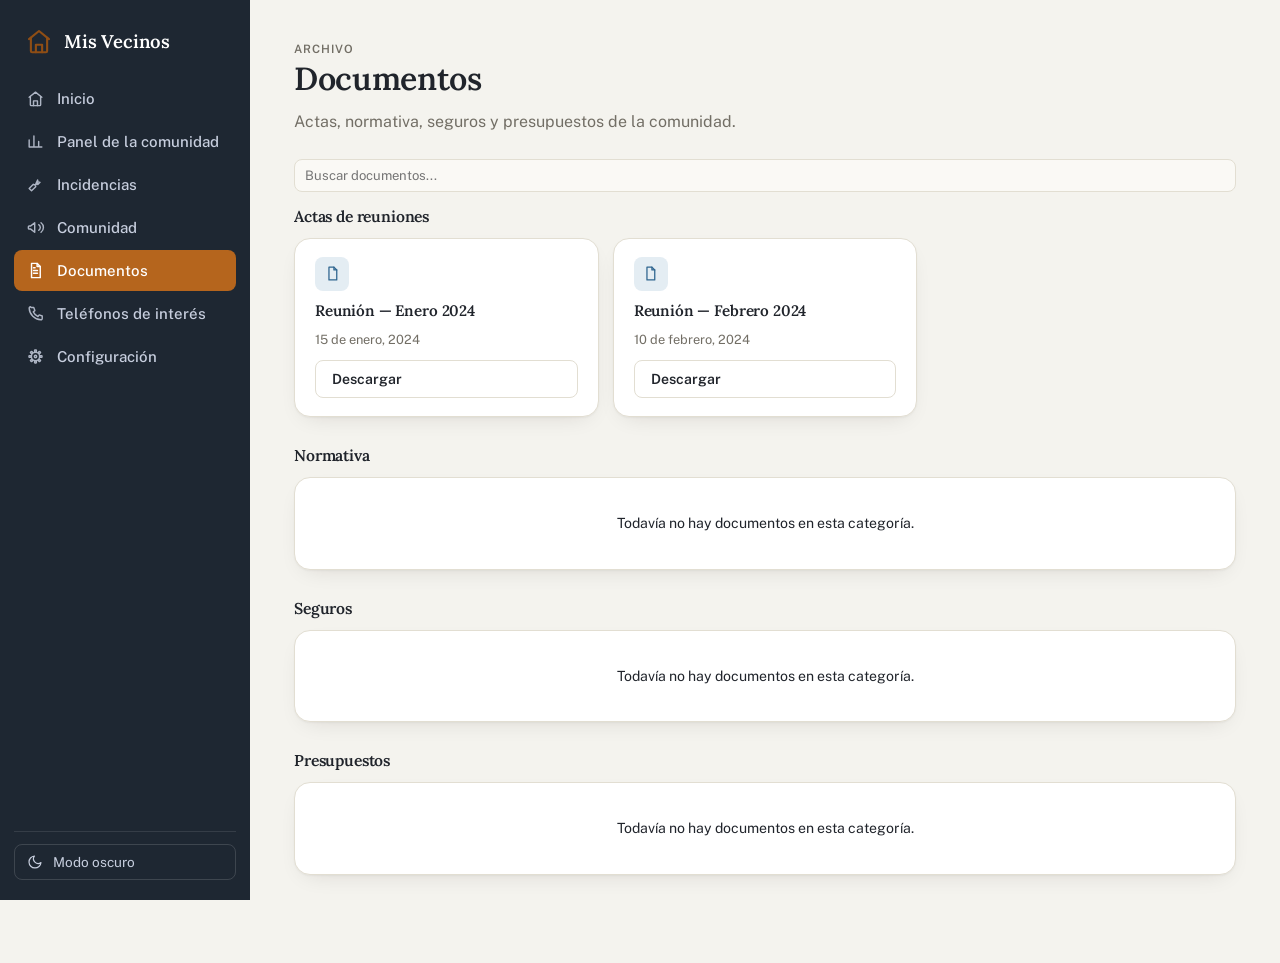
<file: documentos.html>
<!DOCTYPE html>
<html lang="es">
<head>
<meta charset="UTF-8">
<meta name="viewport" content="width=device-width, initial-scale=1.0">
<title>Mis Vecinos — Documentos</title>
<meta name="description" content="Actas, normativa, seguros y presupuestos de la comunidad.">
<meta name="theme-color" content="#1e2732">
<link rel="manifest" href="manifest.json">
<link rel="icon" type="image/svg+xml" href="icons/icon.svg">
<link rel="icon" type="image/png" sizes="192x192" href="icons/icon-192.png">
<link rel="apple-touch-icon" href="icons/icon-192.png">
<meta property="og:title" content="Mis Vecinos — Documentos">
<meta property="og:description" content="Actas, normativa, seguros y presupuestos de la comunidad.">
<meta property="og:type" content="website">
<meta property="og:image" content="icons/icon-512.png">
<link rel="preconnect" href="https://fonts.googleapis.com">
<link rel="preconnect" href="https://fonts.gstatic.com" crossorigin>
<link href="https://fonts.googleapis.com/css2?family=Lora:wght@500;600;700&family=Public+Sans:wght@400;500;600;700&display=swap" rel="stylesheet">
<link rel="stylesheet" href="styles.css">
</head>
<body>
<div class="app-shell">
  <button class="menu-toggle" id="menuToggle" aria-label="Abrir menú" aria-expanded="false">
    <svg viewBox="0 0 24 24" fill="none" stroke="currentColor" stroke-width="2" stroke-linecap="round"><line x1="4" y1="7" x2="20" y2="7"/><line x1="4" y1="12" x2="20" y2="12"/><line x1="4" y1="17" x2="20" y2="17"/></svg>
  </button>
  <div class="backdrop" id="backdrop"></div>

  <aside class="sidebar" id="sidebar">
    <div class="brand">
      <svg viewBox="0 0 24 24" fill="none" stroke="currentColor" stroke-width="1.7" stroke-linecap="round" stroke-linejoin="round"><path d="M4 10.5 12 4l8 6.5"/><path d="M5.5 9.5V20a1 1 0 0 0 1 1h11a1 1 0 0 0 1-1V9.5"/><path d="M9.5 21v-6h5v6"/></svg>
      <span class="brand-name">Mis Vecinos</span>
    </div>
    <nav class="nav" id="navList">
      <a class="nav-item" href="index.html">
        <svg viewBox="0 0 24 24" fill="none" stroke="currentColor" stroke-width="1.8" stroke-linecap="round" stroke-linejoin="round"><path d="M4 10.5 12 4l8 6.5"/><path d="M5.5 9.5V20a1 1 0 0 0 1 1h11a1 1 0 0 0 1-1V9.5"/><path d="M9.5 21v-6h5v6"/></svg>
        <span data-i18n="navHome">Inicio</span>
      </a>
      <a class="nav-item" href="panel.html">
        <svg viewBox="0 0 24 24" fill="none" stroke="currentColor" stroke-width="1.8" stroke-linecap="round" stroke-linejoin="round"><path d="M4 19V10M10 19V5M16 19v-7M4 19h16"/></svg>
        <span data-i18n="navPanel">Panel de la comunidad</span>
      </a>
      <a class="nav-item" href="incidencias.html">
        <svg viewBox="0 0 24 24" fill="none" stroke="currentColor" stroke-width="1.8" stroke-linecap="round" stroke-linejoin="round"><path d="M14.7 6.3a4 4 0 0 1-5.4 5.4L4 17l3 3 5.3-5.3a4 4 0 0 1 5.4-5.4l-2.8 2.8-2-2z"/></svg>
        <span data-i18n="navIncidents">Incidencias</span><span class="nav-badge" id="navIncidentsBadge" hidden></span>
      </a>
      <a class="nav-item" href="comunidad.html">
        <svg viewBox="0 0 24 24" fill="none" stroke="currentColor" stroke-width="1.8" stroke-linecap="round" stroke-linejoin="round"><path d="M3 11v2a1 1 0 0 0 1 1h2l5 4V6L6 10H4a1 1 0 0 0-1 1z"/><path d="M16 8.5a4 4 0 0 1 0 7M19 6a7.5 7.5 0 0 1 0 12"/></svg>
        <span data-i18n="navCommunity">Comunidad</span>
      </a>
      <a class="nav-item active" href="documentos.html">
        <svg viewBox="0 0 24 24" fill="none" stroke="currentColor" stroke-width="1.8" stroke-linecap="round" stroke-linejoin="round"><path d="M7 3h7l4 4v14H7z"/><path d="M14 3v4h4M9.5 12h5M9.5 15.5h5M9.5 8.5h2"/></svg>
        <span data-i18n="navDocuments">Documentos</span>
      </a>
      <a class="nav-item" href="telefonos.html">
        <svg viewBox="0 0 24 24" fill="none" stroke="currentColor" stroke-width="1.8" stroke-linecap="round" stroke-linejoin="round"><path d="M6.6 4.5h3.2l1.4 3.8-2 1.6a12.5 12.5 0 0 0 5.9 5.9l1.6-2 3.8 1.4v3.2a1.6 1.6 0 0 1-1.7 1.6C10.9 19.6 4.4 13.1 4 5.2a1.6 1.6 0 0 1 1.6-1.7Z"/></svg>
        <span data-i18n="navPhones">Teléfonos de interés</span>
      </a>
      <a class="nav-item" href="configuracion.html">
        <svg viewBox="0 0 24 24" fill="none" stroke="currentColor" stroke-width="1.8" stroke-linecap="round" stroke-linejoin="round"><circle cx="12" cy="12" r="5.20"/><circle cx="12" cy="12" r="1.5"/><rect x="10.85" y="3.80" width="2.30" height="2.40" rx="0.5" transform="rotate(0 12 12)"/><rect x="10.85" y="3.80" width="2.30" height="2.40" rx="0.5" transform="rotate(45 12 12)"/><rect x="10.85" y="3.80" width="2.30" height="2.40" rx="0.5" transform="rotate(90 12 12)"/><rect x="10.85" y="3.80" width="2.30" height="2.40" rx="0.5" transform="rotate(135 12 12)"/><rect x="10.85" y="3.80" width="2.30" height="2.40" rx="0.5" transform="rotate(180 12 12)"/><rect x="10.85" y="3.80" width="2.30" height="2.40" rx="0.5" transform="rotate(225 12 12)"/><rect x="10.85" y="3.80" width="2.30" height="2.40" rx="0.5" transform="rotate(270 12 12)"/><rect x="10.85" y="3.80" width="2.30" height="2.40" rx="0.5" transform="rotate(315 12 12)"/></svg>
        <span data-i18n="navSettings">Configuración</span>
      </a>
    </nav>
    <div class="sidebar-unit" id="sidebarUnit"></div>
    <div class="sidebar-footer">
      <button class="theme-quick" id="installAppBtn" hidden>
        <svg viewBox="0 0 24 24" fill="none" stroke="currentColor" stroke-width="1.8" stroke-linecap="round" stroke-linejoin="round"><path d="M12 3v12M7 10l5 5 5-5"/><path d="M5 19h14"/></svg>
        <span data-i18n="installApp">Instalar app</span>
      </button>
      <button class="theme-quick" id="quickTheme">
        <svg id="quickThemeIcon" viewBox="0 0 24 24" fill="none" stroke="currentColor" stroke-width="1.8" stroke-linecap="round" stroke-linejoin="round"><path d="M21 12.8A9 9 0 1 1 11.2 3 7 7 0 0 0 21 12.8z"/></svg>
        <span id="quickThemeLabel" data-i18n="darkMode">Modo oscuro</span>
      </button>
    </div>
  </aside>

  <main class="content">
<div class="view-head">
        <p class="eyebrow" data-i18n="docsEyebrow">Archivo</p>
        <h1 data-i18n="docsTitle">Documentos</h1>
        <p data-i18n="docsSubtitle">Actas, normativa, seguros y presupuestos de la comunidad.</p>
      </div>
      <div class="filters-bar">
        <input type="text" id="docSearch" data-i18n-placeholder="searchDocsPlaceholder" placeholder="Buscar documentos...">
      </div>

      <div class="doc-category">
        <h3 data-i18n="docCategoryActas">Actas de reuniones</h3>
        <div class="actas-grid" id="docsActas"></div>
      </div>
      <div class="doc-category">
        <h3 data-i18n="docCategoryNormativa">Normativa</h3>
        <div class="card empty" id="docsNormativa"><p data-i18n="docCategoryEmpty">Todavía no hay documentos en esta categoría.</p></div>
      </div>
      <div class="doc-category">
        <h3 data-i18n="docCategorySeguros">Seguros</h3>
        <div class="card empty" id="docsSeguros"><p data-i18n="docCategoryEmpty">Todavía no hay documentos en esta categoría.</p></div>
      </div>
      <div class="doc-category">
        <h3 data-i18n="docCategoryPresupuestos">Presupuestos</h3>
        <div class="card empty" id="docsPresupuestos"><p data-i18n="docCategoryEmpty">Todavía no hay documentos en esta categoría.</p></div>
      </div>
  </main>
</div>

<div class="toast" id="toast">
  <svg viewBox="0 0 24 24" fill="none" stroke="currentColor" stroke-width="2" stroke-linecap="round" stroke-linejoin="round"><path d="M20 6 9 17l-5-5"/></svg>
  <span id="toastText"></span>
</div>

<script src="script.js"></script>
</body>
</html>
</file>
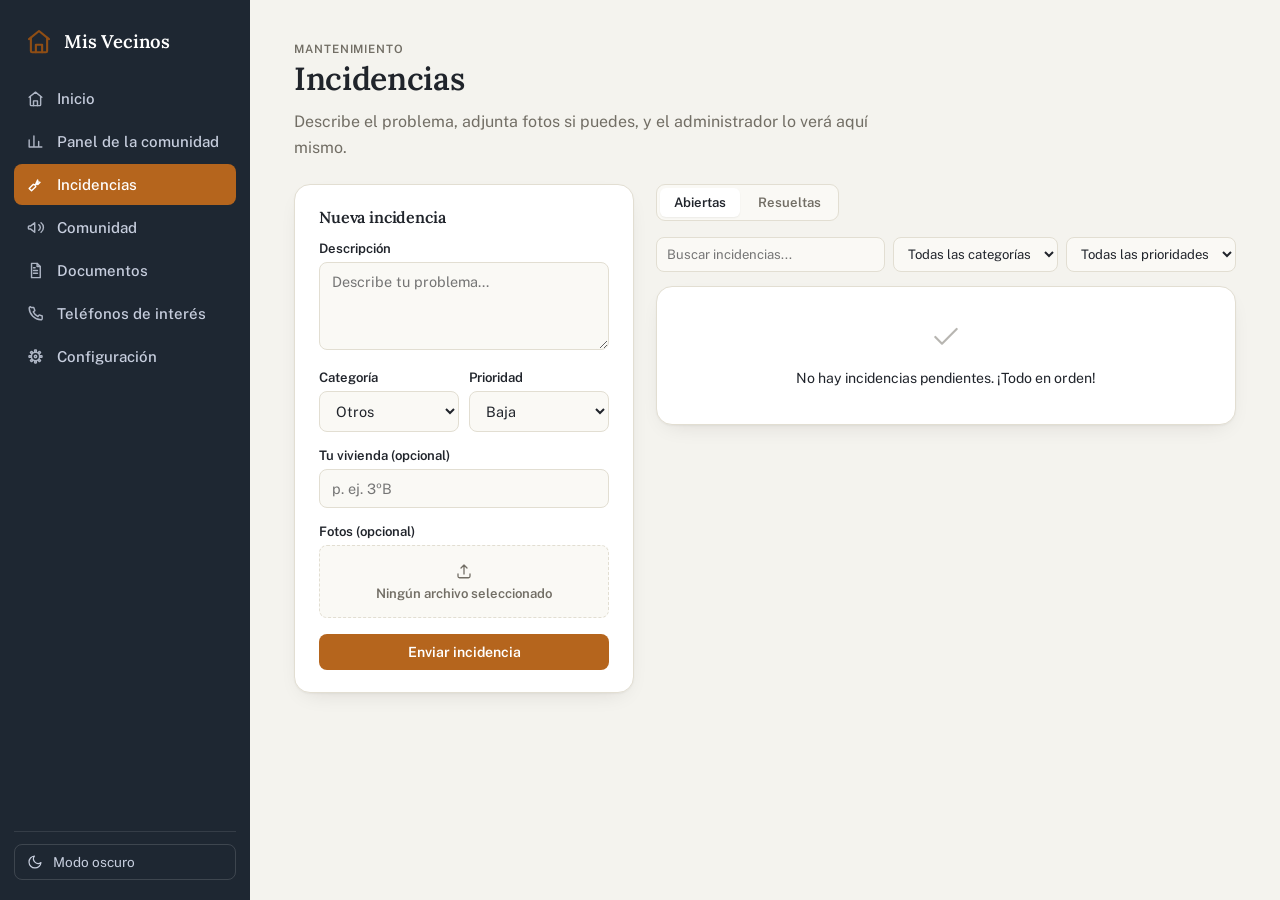
<file: incidencias.html>
<!DOCTYPE html>
<html lang="es">
<head>
<meta charset="UTF-8">
<meta name="viewport" content="width=device-width, initial-scale=1.0">
<title>Mis Vecinos — Incidencias</title>
<meta name="description" content="Reporta y sigue el estado de las incidencias del edificio.">
<meta name="theme-color" content="#1e2732">
<link rel="manifest" href="manifest.json">
<link rel="icon" type="image/svg+xml" href="icons/icon.svg">
<link rel="icon" type="image/png" sizes="192x192" href="icons/icon-192.png">
<link rel="apple-touch-icon" href="icons/icon-192.png">
<meta property="og:title" content="Mis Vecinos — Incidencias">
<meta property="og:description" content="Reporta y sigue el estado de las incidencias del edificio.">
<meta property="og:type" content="website">
<meta property="og:image" content="icons/icon-512.png">
<link rel="preconnect" href="https://fonts.googleapis.com">
<link rel="preconnect" href="https://fonts.gstatic.com" crossorigin>
<link href="https://fonts.googleapis.com/css2?family=Lora:wght@500;600;700&family=Public+Sans:wght@400;500;600;700&display=swap" rel="stylesheet">
<link rel="stylesheet" href="styles.css">
</head>
<body>
<div class="app-shell">
  <button class="menu-toggle" id="menuToggle" aria-label="Abrir menú" aria-expanded="false">
    <svg viewBox="0 0 24 24" fill="none" stroke="currentColor" stroke-width="2" stroke-linecap="round"><line x1="4" y1="7" x2="20" y2="7"/><line x1="4" y1="12" x2="20" y2="12"/><line x1="4" y1="17" x2="20" y2="17"/></svg>
  </button>
  <div class="backdrop" id="backdrop"></div>

  <aside class="sidebar" id="sidebar">
    <div class="brand">
      <svg viewBox="0 0 24 24" fill="none" stroke="currentColor" stroke-width="1.7" stroke-linecap="round" stroke-linejoin="round"><path d="M4 10.5 12 4l8 6.5"/><path d="M5.5 9.5V20a1 1 0 0 0 1 1h11a1 1 0 0 0 1-1V9.5"/><path d="M9.5 21v-6h5v6"/></svg>
      <span class="brand-name">Mis Vecinos</span>
    </div>
    <nav class="nav" id="navList">
      <a class="nav-item" href="index.html">
        <svg viewBox="0 0 24 24" fill="none" stroke="currentColor" stroke-width="1.8" stroke-linecap="round" stroke-linejoin="round"><path d="M4 10.5 12 4l8 6.5"/><path d="M5.5 9.5V20a1 1 0 0 0 1 1h11a1 1 0 0 0 1-1V9.5"/><path d="M9.5 21v-6h5v6"/></svg>
        <span data-i18n="navHome">Inicio</span>
      </a>
      <a class="nav-item" href="panel.html">
        <svg viewBox="0 0 24 24" fill="none" stroke="currentColor" stroke-width="1.8" stroke-linecap="round" stroke-linejoin="round"><path d="M4 19V10M10 19V5M16 19v-7M4 19h16"/></svg>
        <span data-i18n="navPanel">Panel de la comunidad</span>
      </a>
      <a class="nav-item active" href="incidencias.html">
        <svg viewBox="0 0 24 24" fill="none" stroke="currentColor" stroke-width="1.8" stroke-linecap="round" stroke-linejoin="round"><path d="M14.7 6.3a4 4 0 0 1-5.4 5.4L4 17l3 3 5.3-5.3a4 4 0 0 1 5.4-5.4l-2.8 2.8-2-2z"/></svg>
        <span data-i18n="navIncidents">Incidencias</span><span class="nav-badge" id="navIncidentsBadge" hidden></span>
      </a>
      <a class="nav-item" href="comunidad.html">
        <svg viewBox="0 0 24 24" fill="none" stroke="currentColor" stroke-width="1.8" stroke-linecap="round" stroke-linejoin="round"><path d="M3 11v2a1 1 0 0 0 1 1h2l5 4V6L6 10H4a1 1 0 0 0-1 1z"/><path d="M16 8.5a4 4 0 0 1 0 7M19 6a7.5 7.5 0 0 1 0 12"/></svg>
        <span data-i18n="navCommunity">Comunidad</span>
      </a>
      <a class="nav-item" href="documentos.html">
        <svg viewBox="0 0 24 24" fill="none" stroke="currentColor" stroke-width="1.8" stroke-linecap="round" stroke-linejoin="round"><path d="M7 3h7l4 4v14H7z"/><path d="M14 3v4h4M9.5 12h5M9.5 15.5h5M9.5 8.5h2"/></svg>
        <span data-i18n="navDocuments">Documentos</span>
      </a>
      <a class="nav-item" href="telefonos.html">
        <svg viewBox="0 0 24 24" fill="none" stroke="currentColor" stroke-width="1.8" stroke-linecap="round" stroke-linejoin="round"><path d="M6.6 4.5h3.2l1.4 3.8-2 1.6a12.5 12.5 0 0 0 5.9 5.9l1.6-2 3.8 1.4v3.2a1.6 1.6 0 0 1-1.7 1.6C10.9 19.6 4.4 13.1 4 5.2a1.6 1.6 0 0 1 1.6-1.7Z"/></svg>
        <span data-i18n="navPhones">Teléfonos de interés</span>
      </a>
      <a class="nav-item" href="configuracion.html">
        <svg viewBox="0 0 24 24" fill="none" stroke="currentColor" stroke-width="1.8" stroke-linecap="round" stroke-linejoin="round"><circle cx="12" cy="12" r="5.20"/><circle cx="12" cy="12" r="1.5"/><rect x="10.85" y="3.80" width="2.30" height="2.40" rx="0.5" transform="rotate(0 12 12)"/><rect x="10.85" y="3.80" width="2.30" height="2.40" rx="0.5" transform="rotate(45 12 12)"/><rect x="10.85" y="3.80" width="2.30" height="2.40" rx="0.5" transform="rotate(90 12 12)"/><rect x="10.85" y="3.80" width="2.30" height="2.40" rx="0.5" transform="rotate(135 12 12)"/><rect x="10.85" y="3.80" width="2.30" height="2.40" rx="0.5" transform="rotate(180 12 12)"/><rect x="10.85" y="3.80" width="2.30" height="2.40" rx="0.5" transform="rotate(225 12 12)"/><rect x="10.85" y="3.80" width="2.30" height="2.40" rx="0.5" transform="rotate(270 12 12)"/><rect x="10.85" y="3.80" width="2.30" height="2.40" rx="0.5" transform="rotate(315 12 12)"/></svg>
        <span data-i18n="navSettings">Configuración</span>
      </a>
    </nav>
    <div class="sidebar-unit" id="sidebarUnit"></div>
    <div class="sidebar-footer">
      <button class="theme-quick" id="installAppBtn" hidden>
        <svg viewBox="0 0 24 24" fill="none" stroke="currentColor" stroke-width="1.8" stroke-linecap="round" stroke-linejoin="round"><path d="M12 3v12M7 10l5 5 5-5"/><path d="M5 19h14"/></svg>
        <span data-i18n="installApp">Instalar app</span>
      </button>
      <button class="theme-quick" id="quickTheme">
        <svg id="quickThemeIcon" viewBox="0 0 24 24" fill="none" stroke="currentColor" stroke-width="1.8" stroke-linecap="round" stroke-linejoin="round"><path d="M21 12.8A9 9 0 1 1 11.2 3 7 7 0 0 0 21 12.8z"/></svg>
        <span id="quickThemeLabel" data-i18n="darkMode">Modo oscuro</span>
      </button>
    </div>
  </aside>

  <main class="content">
<div class="view-head">
        <p class="eyebrow" data-i18n="incEyebrow">Mantenimiento</p>
        <h1 data-i18n="reportIncident">Incidencias</h1>
        <p data-i18n="incInstructions">Describe el problema, adjunta fotos si puedes, y el administrador lo verá aquí mismo.</p>
      </div>

      <div class="incidents-grid">
        <div class="card pad">
          <h3 style="margin-bottom:14px;font-size:1rem;" data-i18n="newIncidentTitle">Nueva incidencia</h3>
          <form id="complaintForm">
            <div class="form-group">
              <label for="description" data-i18n="descriptionLabel">Descripción</label>
              <textarea id="description" data-i18n-placeholder="placeholderDescription" placeholder="Describe tu problema..." required></textarea>
            </div>
            <div class="field-row">
              <div class="form-group">
                <label for="incCategory" data-i18n="categoryLabel">Categoría</label>
                <select id="incCategory">
                  <option value="plumbing" data-i18n="catPlumbing">Fontanería</option>
                  <option value="electric" data-i18n="catElectric">Electricidad</option>
                  <option value="elevator" data-i18n="catElevator">Ascensor</option>
                  <option value="cleaning" data-i18n="catCleaning">Limpieza</option>
                  <option value="common" data-i18n="catCommon">Zonas comunes</option>
                  <option value="other" selected data-i18n="catOther">Otros</option>
                </select>
              </div>
              <div class="form-group">
                <label for="incPriority" data-i18n="priorityLabel">Prioridad</label>
                <select id="incPriority">
                  <option value="low" selected data-i18n="prioLow">Baja</option>
                  <option value="medium" data-i18n="prioMedium">Media</option>
                  <option value="urgent" data-i18n="prioUrgent">Urgente</option>
                </select>
              </div>
            </div>
            <div class="form-group">
              <label for="incUnit" data-i18n="unitLabel">Tu vivienda (opcional)</label>
              <input type="text" id="incUnit" data-i18n-placeholder="unitPlaceholder" placeholder="p. ej. 3ºB">
            </div>
            <div class="form-group">
              <label data-i18n="attachImage">Fotos (opcional)</label>
              <label class="file-drop" id="fileDrop">
                <svg viewBox="0 0 24 24" fill="none" stroke="currentColor" stroke-width="1.7" stroke-linecap="round" stroke-linejoin="round"><path d="M12 16V4M12 4l-4 4M12 4l4 4"/><path d="M4 16v3a2 2 0 0 0 2 2h12a2 2 0 0 0 2-2v-3"/></svg>
                <span id="fileLabel" data-i18n="noFileSelected">Ningún archivo seleccionado</span>
                <input type="file" id="imageUpload" accept="image/*" multiple>
              </label>
            </div>
            <button type="submit" class="btn btn-primary btn-block" data-i18n="submitIncident">Enviar incidencia</button>
          </form>
        </div>

        <div id="incidentsListSection">
          <div class="tabs">
            <button class="tab-btn active" data-tab="open" data-i18n="tabOpen">Abiertas</button>
            <button class="tab-btn" data-tab="resolved" data-i18n="tabResolved">Resueltas</button>
          </div>
          <div class="filters-bar">
            <input type="text" id="filterQ" data-i18n-placeholder="searchPlaceholder" placeholder="Buscar incidencias...">
            <select id="filterCategory"><option value="all" data-i18n="filterCategoryAll">Todas las categorías</option>
              <option value="plumbing" data-i18n="catPlumbing">Fontanería</option>
              <option value="electric" data-i18n="catElectric">Electricidad</option>
              <option value="elevator" data-i18n="catElevator">Ascensor</option>
              <option value="cleaning" data-i18n="catCleaning">Limpieza</option>
              <option value="common" data-i18n="catCommon">Zonas comunes</option>
              <option value="other" data-i18n="catOther">Otros</option>
            </select>
            <select id="filterPriority"><option value="all" data-i18n="filterPriorityAll">Todas las prioridades</option>
              <option value="low" data-i18n="prioLow">Baja</option>
              <option value="medium" data-i18n="prioMedium">Media</option>
              <option value="urgent" data-i18n="prioUrgent">Urgente</option>
            </select>
          </div>
          <div id="incidentsList"></div>
          <div id="resolvedList" hidden></div>
        </div>
      </div>
  </main>
</div>

<div class="toast" id="toast">
  <svg viewBox="0 0 24 24" fill="none" stroke="currentColor" stroke-width="2" stroke-linecap="round" stroke-linejoin="round"><path d="M20 6 9 17l-5-5"/></svg>
  <span id="toastText"></span>
</div>

<script src="script.js"></script>
</body>
</html>
</file>
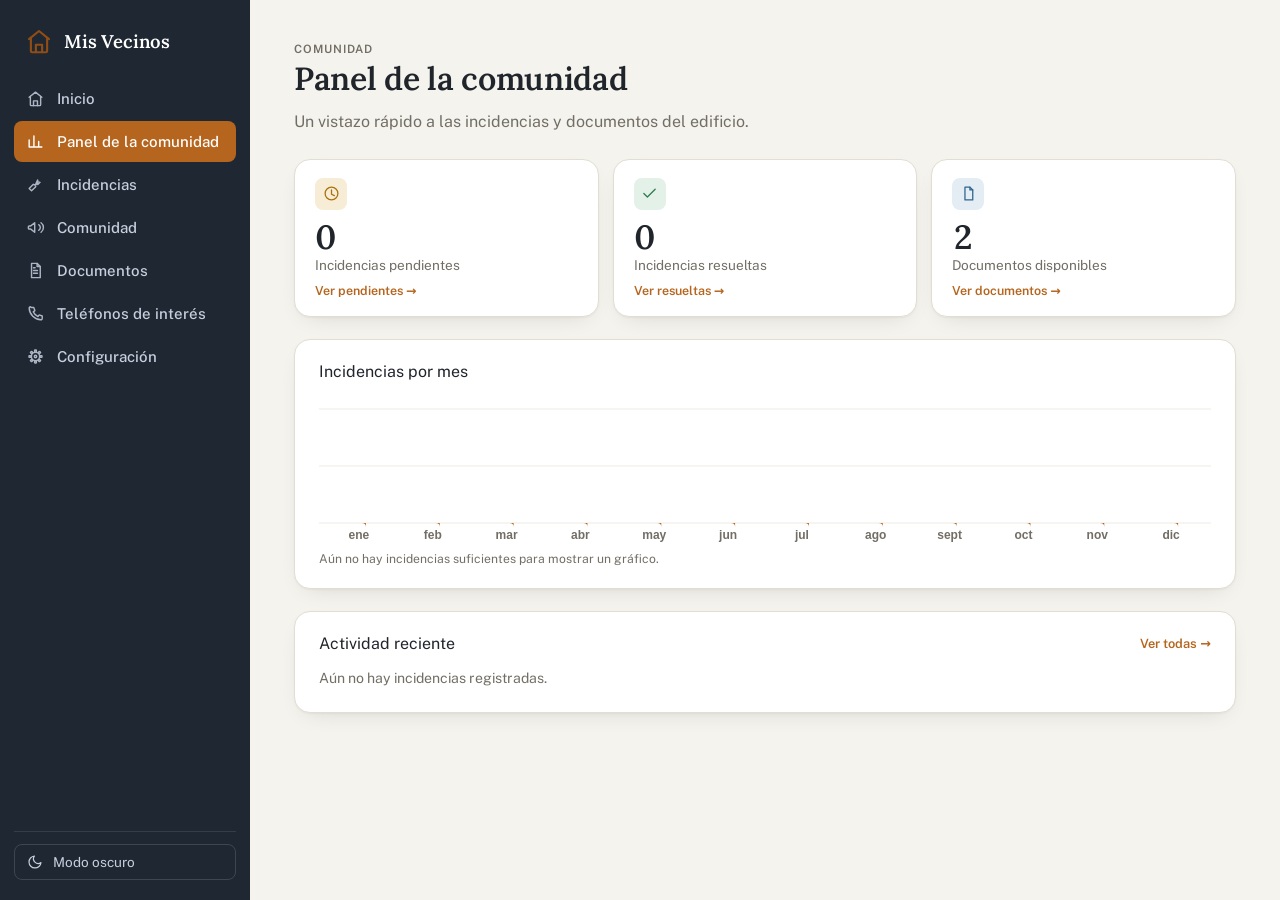
<file: panel.html>
<!DOCTYPE html>
<html lang="es">
<head>
<meta charset="UTF-8">
<meta name="viewport" content="width=device-width, initial-scale=1.0">
<title>Mis Vecinos — Panel de la comunidad</title>
<meta name="description" content="Estadisticas de incidencias, grafico anual y actividad reciente de tu comunidad.">
<meta name="theme-color" content="#1e2732">
<link rel="manifest" href="manifest.json">
<link rel="icon" type="image/svg+xml" href="icons/icon.svg">
<link rel="icon" type="image/png" sizes="192x192" href="icons/icon-192.png">
<link rel="apple-touch-icon" href="icons/icon-192.png">
<meta property="og:title" content="Mis Vecinos — Panel de la comunidad">
<meta property="og:description" content="Estadisticas de incidencias, grafico anual y actividad reciente de tu comunidad.">
<meta property="og:type" content="website">
<meta property="og:image" content="icons/icon-512.png">
<link rel="preconnect" href="https://fonts.googleapis.com">
<link rel="preconnect" href="https://fonts.gstatic.com" crossorigin>
<link href="https://fonts.googleapis.com/css2?family=Lora:wght@500;600;700&family=Public+Sans:wght@400;500;600;700&display=swap" rel="stylesheet">
<link rel="stylesheet" href="styles.css">
</head>
<body>
<div class="app-shell">
  <button class="menu-toggle" id="menuToggle" aria-label="Abrir menú" aria-expanded="false">
    <svg viewBox="0 0 24 24" fill="none" stroke="currentColor" stroke-width="2" stroke-linecap="round"><line x1="4" y1="7" x2="20" y2="7"/><line x1="4" y1="12" x2="20" y2="12"/><line x1="4" y1="17" x2="20" y2="17"/></svg>
  </button>
  <div class="backdrop" id="backdrop"></div>

  <aside class="sidebar" id="sidebar">
    <div class="brand">
      <svg viewBox="0 0 24 24" fill="none" stroke="currentColor" stroke-width="1.7" stroke-linecap="round" stroke-linejoin="round"><path d="M4 10.5 12 4l8 6.5"/><path d="M5.5 9.5V20a1 1 0 0 0 1 1h11a1 1 0 0 0 1-1V9.5"/><path d="M9.5 21v-6h5v6"/></svg>
      <span class="brand-name">Mis Vecinos</span>
    </div>
    <nav class="nav" id="navList">
      <a class="nav-item" href="index.html">
        <svg viewBox="0 0 24 24" fill="none" stroke="currentColor" stroke-width="1.8" stroke-linecap="round" stroke-linejoin="round"><path d="M4 10.5 12 4l8 6.5"/><path d="M5.5 9.5V20a1 1 0 0 0 1 1h11a1 1 0 0 0 1-1V9.5"/><path d="M9.5 21v-6h5v6"/></svg>
        <span data-i18n="navHome">Inicio</span>
      </a>
      <a class="nav-item active" href="panel.html">
        <svg viewBox="0 0 24 24" fill="none" stroke="currentColor" stroke-width="1.8" stroke-linecap="round" stroke-linejoin="round"><path d="M4 19V10M10 19V5M16 19v-7M4 19h16"/></svg>
        <span data-i18n="navPanel">Panel de la comunidad</span>
      </a>
      <a class="nav-item" href="incidencias.html">
        <svg viewBox="0 0 24 24" fill="none" stroke="currentColor" stroke-width="1.8" stroke-linecap="round" stroke-linejoin="round"><path d="M14.7 6.3a4 4 0 0 1-5.4 5.4L4 17l3 3 5.3-5.3a4 4 0 0 1 5.4-5.4l-2.8 2.8-2-2z"/></svg>
        <span data-i18n="navIncidents">Incidencias</span><span class="nav-badge" id="navIncidentsBadge" hidden></span>
      </a>
      <a class="nav-item" href="comunidad.html">
        <svg viewBox="0 0 24 24" fill="none" stroke="currentColor" stroke-width="1.8" stroke-linecap="round" stroke-linejoin="round"><path d="M3 11v2a1 1 0 0 0 1 1h2l5 4V6L6 10H4a1 1 0 0 0-1 1z"/><path d="M16 8.5a4 4 0 0 1 0 7M19 6a7.5 7.5 0 0 1 0 12"/></svg>
        <span data-i18n="navCommunity">Comunidad</span>
      </a>
      <a class="nav-item" href="documentos.html">
        <svg viewBox="0 0 24 24" fill="none" stroke="currentColor" stroke-width="1.8" stroke-linecap="round" stroke-linejoin="round"><path d="M7 3h7l4 4v14H7z"/><path d="M14 3v4h4M9.5 12h5M9.5 15.5h5M9.5 8.5h2"/></svg>
        <span data-i18n="navDocuments">Documentos</span>
      </a>
      <a class="nav-item" href="telefonos.html">
        <svg viewBox="0 0 24 24" fill="none" stroke="currentColor" stroke-width="1.8" stroke-linecap="round" stroke-linejoin="round"><path d="M6.6 4.5h3.2l1.4 3.8-2 1.6a12.5 12.5 0 0 0 5.9 5.9l1.6-2 3.8 1.4v3.2a1.6 1.6 0 0 1-1.7 1.6C10.9 19.6 4.4 13.1 4 5.2a1.6 1.6 0 0 1 1.6-1.7Z"/></svg>
        <span data-i18n="navPhones">Teléfonos de interés</span>
      </a>
      <a class="nav-item" href="configuracion.html">
        <svg viewBox="0 0 24 24" fill="none" stroke="currentColor" stroke-width="1.8" stroke-linecap="round" stroke-linejoin="round"><circle cx="12" cy="12" r="5.20"/><circle cx="12" cy="12" r="1.5"/><rect x="10.85" y="3.80" width="2.30" height="2.40" rx="0.5" transform="rotate(0 12 12)"/><rect x="10.85" y="3.80" width="2.30" height="2.40" rx="0.5" transform="rotate(45 12 12)"/><rect x="10.85" y="3.80" width="2.30" height="2.40" rx="0.5" transform="rotate(90 12 12)"/><rect x="10.85" y="3.80" width="2.30" height="2.40" rx="0.5" transform="rotate(135 12 12)"/><rect x="10.85" y="3.80" width="2.30" height="2.40" rx="0.5" transform="rotate(180 12 12)"/><rect x="10.85" y="3.80" width="2.30" height="2.40" rx="0.5" transform="rotate(225 12 12)"/><rect x="10.85" y="3.80" width="2.30" height="2.40" rx="0.5" transform="rotate(270 12 12)"/><rect x="10.85" y="3.80" width="2.30" height="2.40" rx="0.5" transform="rotate(315 12 12)"/></svg>
        <span data-i18n="navSettings">Configuración</span>
      </a>
    </nav>
    <div class="sidebar-unit" id="sidebarUnit"></div>
    <div class="sidebar-footer">
      <button class="theme-quick" id="installAppBtn" hidden>
        <svg viewBox="0 0 24 24" fill="none" stroke="currentColor" stroke-width="1.8" stroke-linecap="round" stroke-linejoin="round"><path d="M12 3v12M7 10l5 5 5-5"/><path d="M5 19h14"/></svg>
        <span data-i18n="installApp">Instalar app</span>
      </button>
      <button class="theme-quick" id="quickTheme">
        <svg id="quickThemeIcon" viewBox="0 0 24 24" fill="none" stroke="currentColor" stroke-width="1.8" stroke-linecap="round" stroke-linejoin="round"><path d="M21 12.8A9 9 0 1 1 11.2 3 7 7 0 0 0 21 12.8z"/></svg>
        <span id="quickThemeLabel" data-i18n="darkMode">Modo oscuro</span>
      </button>
    </div>
  </aside>

  <main class="content">
<div class="view-head">
        <p class="eyebrow" data-i18n="dashEyebrow">Comunidad</p>
        <h1 data-i18n="dashTitle">Panel de la comunidad</h1>
        <p data-i18n="dashSubtitle">Un vistazo rápido a las incidencias y documentos del edificio.</p>
      </div>

      <div id="urgentBanner"></div>

      <div class="stats">
        <a class="card stat pending stat-link" href="incidencias.html?tab=open">
          <div class="stat-top"><div class="stat-icon"><svg viewBox="0 0 24 24" fill="none" stroke="currentColor" stroke-width="1.8" stroke-linecap="round" stroke-linejoin="round"><circle cx="12" cy="12" r="9"/><path d="M12 7v6l4 2"/></svg></div></div>
          <div class="stat-num" id="statPending">0</div>
          <div class="stat-label" data-i18n="statPending">Incidencias pendientes</div>
          <div class="stat-cta" data-i18n="statPendingCta">Ver pendientes →</div>
        </a>
        <a class="card stat resolved stat-link" href="incidencias.html?tab=resolved">
          <div class="stat-top"><div class="stat-icon"><svg viewBox="0 0 24 24" fill="none" stroke="currentColor" stroke-width="1.8" stroke-linecap="round" stroke-linejoin="round"><path d="M20 6 9 17l-5-5"/></svg></div></div>
          <div class="stat-num" id="statResolved">0</div>
          <div class="stat-label" data-i18n="statResolved">Incidencias resueltas</div>
          <div class="stat-cta" data-i18n="statResolvedCta">Ver resueltas →</div>
        </a>
        <a class="card stat docs stat-link" href="documentos.html">
          <div class="stat-top"><div class="stat-icon"><svg viewBox="0 0 24 24" fill="none" stroke="currentColor" stroke-width="1.8" stroke-linecap="round" stroke-linejoin="round"><path d="M7 3h7l4 4v14H7z"/><path d="M14 3v4h4"/></svg></div></div>
          <div class="stat-num" id="statDocs">0</div>
          <div class="stat-label" data-i18n="statDocuments">Documentos disponibles</div>
          <div class="stat-cta" data-i18n="statDocsCta">Ver documentos →</div>
        </a>
      </div>


      <div class="card pad" style="margin-bottom:22px;">
        <div class="section-title"><span data-i18n="chartTitle">Incidencias por mes</span></div>
        <div class="chart-wrap">
          <canvas class="chart-canvas" id="chartCanvas"></canvas>
          <div class="chart-legend" id="chartLegend"></div>
        </div>
      </div>

      <div class="card pad">
        <div class="section-title">
          <span data-i18n="recentTitle">Actividad reciente</span>
          <a href="incidencias.html" data-i18n="recentSeeAll">Ver todas →</a>
        </div>
        <div class="recent-list" id="recentList"></div>
      </div>
  </main>
</div>

<div class="toast" id="toast">
  <svg viewBox="0 0 24 24" fill="none" stroke="currentColor" stroke-width="2" stroke-linecap="round" stroke-linejoin="round"><path d="M20 6 9 17l-5-5"/></svg>
  <span id="toastText"></span>
</div>

<script src="script.js"></script>
</body>
</html>
</file>
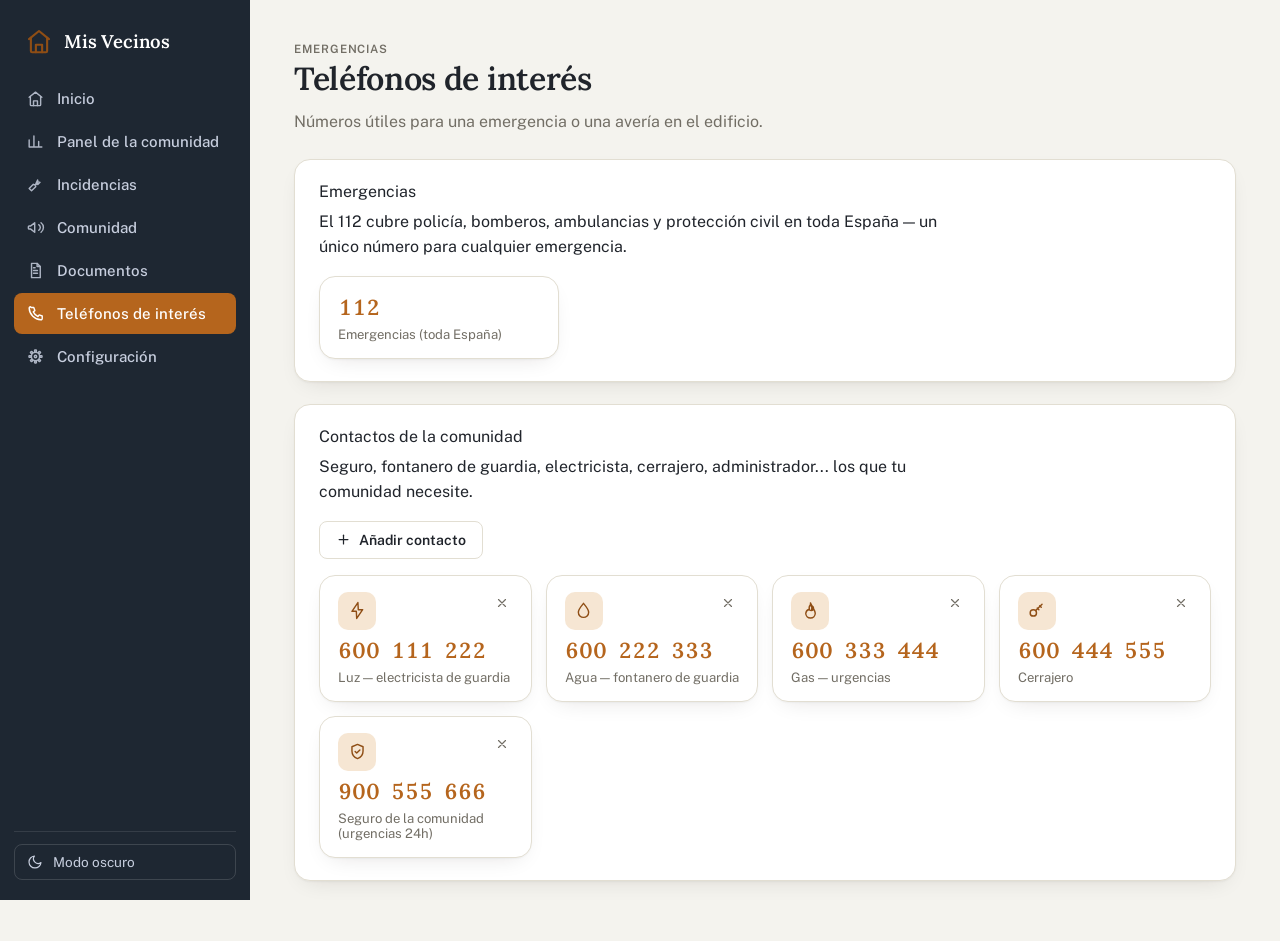
<file: telefonos.html>
<!DOCTYPE html>
<html lang="es">
<head>
<meta charset="UTF-8">
<meta name="viewport" content="width=device-width, initial-scale=1.0">
<title>Mis Vecinos — Teléfonos de interés</title>
<meta name="description" content="Números de emergencia y contactos útiles de la comunidad.">
<meta name="theme-color" content="#1e2732">
<link rel="manifest" href="manifest.json">
<link rel="icon" type="image/svg+xml" href="icons/icon.svg">
<link rel="icon" type="image/png" sizes="192x192" href="icons/icon-192.png">
<link rel="apple-touch-icon" href="icons/icon-192.png">
<meta property="og:title" content="Mis Vecinos — Teléfonos de interés">
<meta property="og:description" content="Números de emergencia y contactos útiles de la comunidad.">
<meta property="og:type" content="website">
<meta property="og:image" content="icons/icon-512.png">
<link rel="preconnect" href="https://fonts.googleapis.com">
<link rel="preconnect" href="https://fonts.gstatic.com" crossorigin>
<link href="https://fonts.googleapis.com/css2?family=Lora:wght@500;600;700&family=Public+Sans:wght@400;500;600;700&display=swap" rel="stylesheet">
<link rel="stylesheet" href="styles.css">
</head>
<body>
<div class="app-shell">
  <button class="menu-toggle" id="menuToggle" aria-label="Abrir menú" aria-expanded="false">
    <svg viewBox="0 0 24 24" fill="none" stroke="currentColor" stroke-width="2" stroke-linecap="round"><line x1="4" y1="7" x2="20" y2="7"/><line x1="4" y1="12" x2="20" y2="12"/><line x1="4" y1="17" x2="20" y2="17"/></svg>
  </button>
  <div class="backdrop" id="backdrop"></div>

  <aside class="sidebar" id="sidebar">
    <div class="brand">
      <svg viewBox="0 0 24 24" fill="none" stroke="currentColor" stroke-width="1.7" stroke-linecap="round" stroke-linejoin="round"><path d="M4 10.5 12 4l8 6.5"/><path d="M5.5 9.5V20a1 1 0 0 0 1 1h11a1 1 0 0 0 1-1V9.5"/><path d="M9.5 21v-6h5v6"/></svg>
      <span class="brand-name">Mis Vecinos</span>
    </div>
    <nav class="nav" id="navList">
      <a class="nav-item" href="index.html">
        <svg viewBox="0 0 24 24" fill="none" stroke="currentColor" stroke-width="1.8" stroke-linecap="round" stroke-linejoin="round"><path d="M4 10.5 12 4l8 6.5"/><path d="M5.5 9.5V20a1 1 0 0 0 1 1h11a1 1 0 0 0 1-1V9.5"/><path d="M9.5 21v-6h5v6"/></svg>
        <span data-i18n="navHome">Inicio</span>
      </a>
      <a class="nav-item" href="panel.html">
        <svg viewBox="0 0 24 24" fill="none" stroke="currentColor" stroke-width="1.8" stroke-linecap="round" stroke-linejoin="round"><path d="M4 19V10M10 19V5M16 19v-7M4 19h16"/></svg>
        <span data-i18n="navPanel">Panel de la comunidad</span>
      </a>
      <a class="nav-item" href="incidencias.html">
        <svg viewBox="0 0 24 24" fill="none" stroke="currentColor" stroke-width="1.8" stroke-linecap="round" stroke-linejoin="round"><path d="M14.7 6.3a4 4 0 0 1-5.4 5.4L4 17l3 3 5.3-5.3a4 4 0 0 1 5.4-5.4l-2.8 2.8-2-2z"/></svg>
        <span data-i18n="navIncidents">Incidencias</span><span class="nav-badge" id="navIncidentsBadge" hidden></span>
      </a>
      <a class="nav-item" href="comunidad.html">
        <svg viewBox="0 0 24 24" fill="none" stroke="currentColor" stroke-width="1.8" stroke-linecap="round" stroke-linejoin="round"><path d="M3 11v2a1 1 0 0 0 1 1h2l5 4V6L6 10H4a1 1 0 0 0-1 1z"/><path d="M16 8.5a4 4 0 0 1 0 7M19 6a7.5 7.5 0 0 1 0 12"/></svg>
        <span data-i18n="navCommunity">Comunidad</span>
      </a>
      <a class="nav-item" href="documentos.html">
        <svg viewBox="0 0 24 24" fill="none" stroke="currentColor" stroke-width="1.8" stroke-linecap="round" stroke-linejoin="round"><path d="M7 3h7l4 4v14H7z"/><path d="M14 3v4h4M9.5 12h5M9.5 15.5h5M9.5 8.5h2"/></svg>
        <span data-i18n="navDocuments">Documentos</span>
      </a>
      <a class="nav-item active" href="telefonos.html">
        <svg viewBox="0 0 24 24" fill="none" stroke="currentColor" stroke-width="1.8" stroke-linecap="round" stroke-linejoin="round"><path d="M6.6 4.5h3.2l1.4 3.8-2 1.6a12.5 12.5 0 0 0 5.9 5.9l1.6-2 3.8 1.4v3.2a1.6 1.6 0 0 1-1.7 1.6C10.9 19.6 4.4 13.1 4 5.2a1.6 1.6 0 0 1 1.6-1.7Z"/></svg>
        <span data-i18n="navPhones">Teléfonos de interés</span>
      </a>
      <a class="nav-item" href="configuracion.html">
        <svg viewBox="0 0 24 24" fill="none" stroke="currentColor" stroke-width="1.8" stroke-linecap="round" stroke-linejoin="round"><circle cx="12" cy="12" r="5.20"/><circle cx="12" cy="12" r="1.5"/><rect x="10.85" y="3.80" width="2.30" height="2.40" rx="0.5" transform="rotate(0 12 12)"/><rect x="10.85" y="3.80" width="2.30" height="2.40" rx="0.5" transform="rotate(45 12 12)"/><rect x="10.85" y="3.80" width="2.30" height="2.40" rx="0.5" transform="rotate(90 12 12)"/><rect x="10.85" y="3.80" width="2.30" height="2.40" rx="0.5" transform="rotate(135 12 12)"/><rect x="10.85" y="3.80" width="2.30" height="2.40" rx="0.5" transform="rotate(180 12 12)"/><rect x="10.85" y="3.80" width="2.30" height="2.40" rx="0.5" transform="rotate(225 12 12)"/><rect x="10.85" y="3.80" width="2.30" height="2.40" rx="0.5" transform="rotate(270 12 12)"/><rect x="10.85" y="3.80" width="2.30" height="2.40" rx="0.5" transform="rotate(315 12 12)"/></svg>
        <span data-i18n="navSettings">Configuración</span>
      </a>
    </nav>
    <div class="sidebar-unit" id="sidebarUnit"></div>
    <div class="sidebar-footer">
      <button class="theme-quick" id="installAppBtn" hidden>
        <svg viewBox="0 0 24 24" fill="none" stroke="currentColor" stroke-width="1.8" stroke-linecap="round" stroke-linejoin="round"><path d="M12 3v12M7 10l5 5 5-5"/><path d="M5 19h14"/></svg>
        <span data-i18n="installApp">Instalar app</span>
      </button>
      <button class="theme-quick" id="quickTheme">
        <svg id="quickThemeIcon" viewBox="0 0 24 24" fill="none" stroke="currentColor" stroke-width="1.8" stroke-linecap="round" stroke-linejoin="round"><path d="M21 12.8A9 9 0 1 1 11.2 3 7 7 0 0 0 21 12.8z"/></svg>
        <span id="quickThemeLabel" data-i18n="darkMode">Modo oscuro</span>
      </button>
    </div>
  </aside>

  <main class="content">
      <div class="view-head">
        <p class="eyebrow" data-i18n="phonesEyebrow">Emergencias</p>
        <h1 data-i18n="phonesTitle">Teléfonos de interés</h1>
        <p data-i18n="phonesSubtitle">Números útiles para una emergencia o una avería en el edificio.</p>
      </div>

      <div class="card pad" style="margin-bottom:22px;">
        <div class="section-title"><span data-i18n="phonesEmergencyTitle">Emergencias</span></div>
        <p style="margin-top:-6px;" data-i18n="phonesEmergencyDesc">El 112 cubre policía, bomberos, ambulancias y protección civil en toda España — un único número para cualquier emergencia.</p>
        <div class="phone-grid phone-grid-single">
          <a class="card phone-card" href="tel:112">
            <div class="phone-num">112</div>
            <div class="phone-label" data-i18n="phone112Label">Emergencias (toda España)</div>
          </a>
        </div>
      </div>

      <div class="card pad">
        <div class="section-title"><span data-i18n="phonesCommunityTitle">Contactos de la comunidad</span></div>
        <p style="margin-top:-6px;" data-i18n="phonesCommunityDesc">Seguro, fontanero de guardia, electricista, cerrajero, administrador... los que tu comunidad necesite.</p>

        <button class="btn btn-outline create-toggle" id="toggleContactForm">
          <svg viewBox="0 0 24 24" fill="none" stroke="currentColor" stroke-width="2" stroke-linecap="round"><line x1="12" y1="5" x2="12" y2="19"/><line x1="5" y1="12" x2="19" y2="12"/></svg>
          <span data-i18n="newContactBtn">Añadir contacto</span>
        </button>
        <form id="contactForm" class="card pad create-form" hidden>
          <div class="form-group">
            <label for="contactLabel" data-i18n="contactLabelLabel">¿Para qué sirve?</label>
            <input type="text" id="contactLabel" data-i18n-placeholder="contactLabelPlaceholder" placeholder="p. ej. Fontanero de guardia" required>
          </div>
          <div class="form-group">
            <label for="contactPhone" data-i18n="contactPhoneLabel">Teléfono</label>
            <input type="text" id="contactPhone" data-i18n-placeholder="contactPhonePlaceholder" placeholder="p. ej. 600 123 456" required>
          </div>
          <button type="submit" class="btn btn-primary" data-i18n="contactSubmit">Guardar contacto</button>
        </form>
        <div id="contactsList"></div>
      </div>
  </main>
</div>

<div class="toast" id="toast">
  <svg viewBox="0 0 24 24" fill="none" stroke="currentColor" stroke-width="2" stroke-linecap="round" stroke-linejoin="round"><path d="M20 6 9 17l-5-5"/></svg>
  <span id="toastText"></span>
</div>

<script src="script.js"></script>
</body>
</html>
</file>
<file: styles.css>
:root{
    --bg:#f4f3ee; --surface:#ffffff; --surface-2:#faf9f5;
    --navy:#1e2732; --navy-soft:#2a3441; --navy-ink:#c7cede;
    --ink:#20242b; --ink-muted:#726e65; --border:#e2ded2;
    --accent:#b5651d; --accent-ink:#ffffff; --accent-soft:#f6e6d3; --accent-strong:#8f4e15;
    --amber:#a8720c; --amber-soft:#f7ecd6;
    --blue:#2f6690; --blue-soft:#e4edf3;
    --green:#2f7d4f; --green-soft:#e3f1e8;
    --red:#b3402f; --red-soft:#f6e4e0;
    --violet:#6a4f9e; --violet-soft:#ece6f5;
    --radius:10px; --radius-lg:16px;
    --shadow:0 1px 2px rgba(30,20,10,.04), 0 8px 24px -12px rgba(30,20,10,.16);
    --sidebar-w:250px;
    --text-scale:1;
    color-scheme: light;
  }
  @media (prefers-color-scheme: dark){
    :root:not([data-theme="light"]){
      --bg:#12161c; --surface:#1a1f27; --surface-2:#151a20;
      --navy:#0d1116; --navy-soft:#1a212a; --navy-ink:#aeb6c6;
      --ink:#e9e7e0; --ink-muted:#9a988f; --border:#2a2f38;
      --accent:#d98a3f; --accent-ink:#1a1206; --accent-soft:#3a2a15; --accent-strong:#e8a35e;
      --amber:#e0a53d; --amber-soft:#332a12;
      --blue:#7fb2dd; --blue-soft:#182530;
      --green:#6fbd8e; --green-soft:#152a1e;
      --red:#e08976; --red-soft:#301a16;
      --violet:#b6a2e0; --violet-soft:#241d33;
      --shadow:0 1px 2px rgba(0,0,0,.3), 0 8px 24px -12px rgba(0,0,0,.5);
      color-scheme: dark;
    }
  }
  :root[data-theme="dark"]{
    --bg:#12161c; --surface:#1a1f27; --surface-2:#151a20;
    --navy:#0d1116; --navy-soft:#1a212a; --navy-ink:#aeb6c6;
    --ink:#e9e7e0; --ink-muted:#9a988f; --border:#2a2f38;
    --accent:#d98a3f; --accent-ink:#1a1206; --accent-soft:#3a2a15; --accent-strong:#e8a35e;
    --amber:#e0a53d; --amber-soft:#332a12;
    --blue:#7fb2dd; --blue-soft:#182530;
    --green:#6fbd8e; --green-soft:#152a1e;
    --red:#e08976; --red-soft:#301a16;
    --violet:#b6a2e0; --violet-soft:#241d33;
    --shadow:0 1px 2px rgba(0,0,0,.3), 0 8px 24px -12px rgba(0,0,0,.5);
    color-scheme: dark;
  }
  body.high-contrast{
    --bg:#ffffff; --surface:#ffffff; --surface-2:#ffffff;
    --ink:#000000; --ink-muted:#1a1a1a; --border:#000000;
    --accent:#8a3f00; --accent-ink:#ffffff; --accent-soft:#ffe6c7; --accent-strong:#6b3000;
    --amber:#7a5200; --amber-soft:#fff1cf;
    --blue:#00417a; --blue-soft:#dbeeff;
    --green:#0a5c2c; --green-soft:#d8f6e2;
    --red:#8a0f00; --red-soft:#ffdcd6;
    --violet:#4a2c8a; --violet-soft:#e9def9;
    --shadow:none;
  }
  body.high-contrast.dark-mode{
    --bg:#000000; --surface:#000000; --surface-2:#000000;
    --ink:#ffffff; --ink-muted:#f2f2f2; --border:#ffffff;
    --accent:#ffb066; --accent-ink:#000000; --accent-soft:#3a2000; --accent-strong:#ffcf9c;
    --amber:#ffcf5c; --amber-soft:#3a2c00;
    --blue:#9cd0ff; --blue-soft:#00223d;
    --green:#8dffb8; --green-soft:#00300f;
    --red:#ffb3a3; --red-soft:#3a0800;
    --violet:#d3bfff; --violet-soft:#20103d;
  }

  *{ box-sizing:border-box; }
  html{ font-size:calc(16px * var(--text-scale)); }
  body{
    margin:0; background:var(--bg); color:var(--ink);
    font-family:"Public Sans", ui-sans-serif, system-ui, -apple-system, "Segoe UI", sans-serif;
    -webkit-font-smoothing:antialiased;
  }
  h1,h2,h3,h4{
    font-family:"Lora", Georgia, "Times New Roman", serif;
    font-weight:600; letter-spacing:-.01em; margin:0 0 .3em; text-wrap:balance;
  }
  p{ margin:0 0 1em; line-height:1.6; color:var(--ink); max-width:62ch; }
  a{ color:var(--accent); }
  button{ font-family:inherit; }
  :focus-visible{ outline:2px solid var(--accent); outline-offset:2px; }
  ::selection{ background:var(--accent-soft); }

  .app-shell{ display:flex; min-height:100vh; }

  /* ---------- sidebar ---------- */
  .sidebar{
    width:var(--sidebar-w); flex:0 0 auto; background:var(--navy); color:var(--navy-ink);
    display:flex; flex-direction:column; padding:20px 14px; position:sticky; top:0; height:100vh; overflow-y:auto;
    transition:transform .25s ease;
  }
  .brand{ display:flex; align-items:center; gap:10px; padding:6px 10px 22px; }
  .brand svg{ width:30px; height:30px; flex:0 0 auto; color:var(--accent-strong); }
  .brand-name{ font-family:"Lora",serif; font-weight:600; font-size:1.15rem; color:#fff; letter-spacing:-.01em; }
  .nav{ display:flex; flex-direction:column; gap:2px; flex:1; }
  .nav-item{
    display:flex; align-items:center; gap:12px; width:100%; text-align:left;
    background:transparent; border:none; color:var(--navy-ink); padding:11px 12px; border-radius:8px;
    font-size:.94rem; font-weight:500; cursor:pointer; text-decoration:none; transition:background .15s, color .15s;
  }
  .nav-item svg{ width:19px; height:19px; flex:0 0 auto; opacity:.85; }
  .nav-item:hover{ background:var(--navy-soft); color:#fff; }
  .nav-item.active{ background:var(--accent); color:var(--accent-ink); }
  .nav-item.active svg{ opacity:1; }
  .nav-badge{ margin-left:auto; background:var(--red); color:#fff; font-size:.68rem; font-weight:700; padding:1px 6px; border-radius:100px; }
  .sidebar-unit{ font-size:.72rem; color:var(--navy-ink); opacity:.7; padding:0 12px 10px; }
  .sidebar-footer{ border-top:1px solid rgba(255,255,255,.1); padding-top:12px; margin-top:8px; }
  .theme-quick{
    display:flex; align-items:center; gap:10px; width:100%; background:transparent; border:1px solid rgba(255,255,255,.14);
    color:var(--navy-ink); padding:9px 12px; border-radius:8px; font-size:.85rem; cursor:pointer;
  }
  .theme-quick:hover{ background:var(--navy-soft); color:#fff; }
  .theme-quick svg{ width:16px; height:16px; }

  .menu-toggle{
    display:none; position:fixed; top:14px; left:14px; z-index:40; background:var(--navy); color:#fff;
    border:none; width:40px; height:40px; border-radius:8px; align-items:center; justify-content:center; cursor:pointer;
  }
  .menu-toggle svg{ width:19px; height:19px; }
  .backdrop{ display:none; }

  /* ---------- content ---------- */
  .content{ flex:1; min-width:0; padding:40px 44px 60px; max-width:1080px; }
  .view-head{ margin-bottom:24px; }
  .eyebrow{ text-transform:uppercase; letter-spacing:.08em; font-size:.72rem; font-weight:600; color:var(--accent); margin:0 0 6px; }
  .view-head p{ color:var(--ink-muted); margin:0; }

  .card{ background:var(--surface); border:1px solid var(--border); border-radius:var(--radius-lg); box-shadow:var(--shadow); }
  .pad{ padding:22px 24px; }

  .banner{ display:flex; align-items:center; gap:12px; padding:13px 18px; border-radius:12px; background:var(--red-soft); color:var(--red); margin-bottom:20px; font-size:.88rem; font-weight:600; }
  .banner svg{ width:19px; height:19px; flex:0 0 auto; }
  .banner a{ margin-left:auto; color:var(--red); text-decoration:underline; font-weight:700; white-space:nowrap; }

  /* stat tiles */
  .stats{ display:grid; grid-template-columns:repeat(3,1fr); gap:14px; margin-bottom:22px; }
  .stat{ padding:18px 20px; }
  .stat-top{ display:flex; align-items:center; justify-content:space-between; margin-bottom:10px; }
  .stat-icon{ width:32px; height:32px; border-radius:8px; display:flex; align-items:center; justify-content:center; }
  .stat-icon svg{ width:17px; height:17px; }
  .stat.pending .stat-icon{ background:var(--amber-soft); color:var(--amber); }
  .stat.resolved .stat-icon{ background:var(--green-soft); color:var(--green); }
  .stat.docs .stat-icon{ background:var(--blue-soft); color:var(--blue); }
  .stat-num{ font-family:"Lora",serif; font-size:2.1rem; font-weight:600; line-height:1; font-variant-numeric:tabular-nums; }
  .stat-label{ color:var(--ink-muted); font-size:.85rem; margin-top:4px; }

  .quick-actions{ display:grid; grid-template-columns:1fr 1fr; gap:14px; margin-bottom:22px; }
  .quick-card{ padding:20px 22px; display:flex; flex-direction:column; gap:10px; align-items:flex-start; }
  .quick-card h3{ font-size:1.05rem; margin:0; }
  .quick-card p{ font-size:.88rem; color:var(--ink-muted); margin:0; }

  .btn{
    display:inline-flex; align-items:center; gap:8px; border:none; border-radius:8px; padding:10px 16px;
    font-size:.88rem; font-weight:600; cursor:pointer; text-decoration:none; transition:background .15s, filter .15s, transform .1s; white-space:nowrap;
  }
  .btn svg{ width:15px; height:15px; flex:0 0 auto; }
  .btn:active{ transform:translateY(1px); }
  .btn-primary{ background:var(--accent); color:var(--accent-ink); }
  .btn-primary:hover{ filter:brightness(1.08); }
  .btn-outline{ background:transparent; color:var(--ink); border:1px solid var(--border); text-decoration:none; }
  .btn-outline:hover{ border-color:var(--accent); color:var(--accent); }
  .btn-ghost{ background:var(--surface-2); color:var(--ink); border:1px solid var(--border); padding:7px 11px; font-size:.8rem; }
  .btn-ghost:hover{ border-color:var(--accent); color:var(--accent); }
  .btn-danger-ghost{ background:transparent; color:var(--red); border:1px solid var(--red-soft); padding:7px 11px; font-size:.8rem; }
  .btn-danger-ghost:hover{ background:var(--red-soft); }
  .btn-block{ width:100%; justify-content:center; }
  .btn:disabled{ opacity:.55; cursor:default; }

  .section-title{ font-size:1rem; margin:0 0 14px; display:flex; align-items:center; justify-content:space-between; }
  .section-title a{ font-size:.8rem; font-weight:600; text-decoration:none; }

  .recent-list{ display:flex; flex-direction:column; }
  .recent-row{ display:flex; align-items:center; gap:12px; padding:12px 0; border-top:1px solid var(--border); text-decoration:none; color:inherit; }
  .recent-row:first-child{ border-top:none; }
  a.recent-row{ cursor:pointer; }
  a.recent-row:hover .recent-desc{ color:var(--accent); }
  @keyframes flashHighlight{ 0%,100%{ box-shadow:none; } 30%{ box-shadow:0 0 0 3px var(--accent); } }
  .flash-highlight{ animation:flashHighlight 1.8s ease; }
  @media (prefers-reduced-motion: reduce){ .flash-highlight{ animation:none; outline:2px solid var(--accent); } }
  .recent-desc{ flex:1; min-width:0; overflow:hidden; text-overflow:ellipsis; white-space:nowrap; font-size:.88rem; }
  .empty{ text-align:center; padding:34px 20px; color:var(--ink-muted); }
  .empty svg{ width:32px; height:32px; margin-bottom:10px; opacity:.5; }
  .empty p{ margin:0 auto; font-size:.88rem; }

  /* pills & tags */
  .pill{ display:inline-flex; align-items:center; gap:5px; padding:3px 10px; border-radius:100px; font-size:.74rem; font-weight:600; white-space:nowrap; }
  .pill svg{ width:11px; height:11px; }
  .pill-pendiente{ background:var(--amber-soft); color:var(--amber); }
  .pill-vista{ background:var(--blue-soft); color:var(--blue); }
  .pill-resuelta{ background:var(--green-soft); color:var(--green); }
  .pill-low{ background:var(--surface-2); color:var(--ink-muted); border:1px solid var(--border); }
  .pill-medium{ background:var(--blue-soft); color:var(--blue); }
  .pill-urgent{ background:var(--red-soft); color:var(--red); font-weight:700; }

  .tag{ display:inline-flex; align-items:center; gap:6px; padding:3px 10px 3px 8px; border-radius:100px; font-size:.74rem; font-weight:600; border:1px solid var(--border); color:var(--ink-muted); background:var(--surface-2); }
  .tag .dot{ width:7px; height:7px; border-radius:50%; background:currentColor; flex:0 0 auto; }
  .tag-blue{ color:var(--blue); border-color:var(--blue-soft); }
  .tag-amber{ color:var(--amber); border-color:var(--amber-soft); }
  .tag-accent{ color:var(--accent); border-color:var(--accent-soft); }
  .tag-green{ color:var(--green); border-color:var(--green-soft); }
  .tag-violet{ color:var(--violet); border-color:var(--violet-soft); }
  .unit-tag{ font-size:.76rem; color:var(--ink-muted); display:inline-flex; align-items:center; gap:5px; }
  .unit-tag svg{ width:12px; height:12px; }

  /* incidencias view */
  .incidents-grid{ display:grid; grid-template-columns:340px 1fr; gap:22px; align-items:start; }
  .form-group{ margin-bottom:16px; }
  label{ display:block; font-size:.82rem; font-weight:600; margin-bottom:6px; color:var(--ink); }
  textarea, select, input[type="text"]{
    width:100%; background:var(--surface-2); border:1px solid var(--border); border-radius:8px; color:var(--ink);
    padding:10px 12px; font-family:inherit; font-size:.9rem;
  }
  textarea{ min-height:88px; resize:vertical; }
  textarea:focus, select:focus, input:focus{ border-color:var(--accent); }
  .field-row{ display:grid; grid-template-columns:1fr 1fr; gap:10px; }
  .file-drop{
    border:1.5px dashed var(--border); border-radius:8px; padding:16px; text-align:center; cursor:pointer;
    color:var(--ink-muted); font-size:.82rem; background:var(--surface-2); display:block;
  }
  .file-drop:hover{ border-color:var(--accent); color:var(--accent); }
  .file-drop svg{ width:18px; height:18px; display:block; margin:0 auto 6px; }
  .file-drop input{ display:none; }

  .filters-bar{ display:flex; gap:8px; margin-bottom:14px; flex-wrap:wrap; }
  .filters-bar input, .filters-bar select{ width:auto; font-size:.82rem; padding:8px 10px; }
  .filters-bar input[type="text"]{ flex:1; min-width:160px; }

  .tabs{ display:flex; gap:4px; background:var(--surface-2); border:1px solid var(--border); padding:3px; border-radius:9px; margin-bottom:16px; width:fit-content; }
  .tab-btn{ background:transparent; border:none; padding:7px 14px; border-radius:6px; font-size:.82rem; font-weight:600; color:var(--ink-muted); cursor:pointer; }
  .tab-btn.active{ background:var(--surface); color:var(--ink); box-shadow:0 1px 2px rgba(0,0,0,.06); }

  .incident-card{ padding:16px 18px; margin-bottom:12px; }
  .incident-top{ display:flex; align-items:center; gap:6px; flex-wrap:wrap; margin-bottom:8px; }
  .incident-desc{ font-size:.9rem; line-height:1.5; margin:0 0 6px; }
  .img-gallery{ display:flex; gap:8px; flex-wrap:wrap; margin:10px 0; }
  .incident-img{ width:84px; height:84px; object-fit:cover; border-radius:8px; border:1px solid var(--border); }
  .incident-actions{ display:flex; flex-wrap:wrap; gap:7px; margin-top:10px; }
  .incident-meta{ font-size:.76rem; color:var(--ink-muted); margin-top:6px; }

  details.comments{ margin-top:12px; border-top:1px solid var(--border); padding-top:10px; }
  details.comments summary{ cursor:pointer; font-size:.8rem; font-weight:600; color:var(--ink-muted); list-style:none; }
  details.comments summary::-webkit-details-marker{ display:none; }
  details.comments summary:hover{ color:var(--accent); }
  .comment-row{ padding:8px 0; border-top:1px solid var(--border); font-size:.85rem; }
  .comment-row:first-of-type{ border-top:none; }
  .comment-meta{ font-size:.72rem; color:var(--ink-muted); margin-bottom:2px; }
  .comment-form{ display:flex; gap:8px; margin-top:10px; }
  .comment-form textarea{ min-height:38px; font-size:.84rem; }
  .comment-form button{ flex:0 0 auto; }

  /* comunidad */
  .notice-card{ padding:16px 18px; margin-bottom:12px; }
  .notice-card h4{ font-size:.96rem; margin:0 0 4px; }
  .notice-card p{ font-size:.87rem; margin:0 0 8px; }
  .notice-meta{ display:flex; align-items:center; justify-content:space-between; gap:10px; }

  .poll-card{ padding:18px 20px; margin-bottom:14px; }
  .poll-card h4{ font-size:.98rem; margin:0 0 12px; }
  .poll-option{ margin-bottom:10px; }
  .poll-option-top{ display:flex; justify-content:space-between; font-size:.84rem; margin-bottom:5px; }
  .poll-bar-track{ height:9px; background:var(--surface-2); border:1px solid var(--border); border-radius:100px; overflow:hidden; }
  .poll-bar-fill{ height:100%; background:var(--accent); border-radius:100px; transition:width .3s ease; }
  .poll-option.voted .poll-bar-fill{ background:var(--green); }
  .poll-vote-btn{ margin-top:4px; }
  .poll-total{ font-size:.78rem; color:var(--ink-muted); margin-top:6px; }
  .poll-voted-note{ font-size:.8rem; color:var(--green); font-weight:600; margin-top:8px; display:flex; align-items:center; gap:6px; }

  .create-toggle{ margin-bottom:16px; }
  .create-form{ margin-bottom:20px; }

  /* actas / documentos */
  .doc-category{ margin-bottom:28px; }
  .doc-category h3{ font-size:.98rem; margin-bottom:12px; }
  .actas-grid{ display:grid; grid-template-columns:repeat(auto-fill,minmax(230px,1fr)); gap:14px; }
  .acta-card{ padding:18px 20px; display:flex; flex-direction:column; gap:10px; }
  .acta-icon{ width:34px; height:34px; border-radius:8px; background:var(--blue-soft); color:var(--blue); display:flex; align-items:center; justify-content:center; }
  .acta-icon svg{ width:17px; height:17px; }
  .acta-card h4{ font-size:.95rem; margin:0; }
  .acta-date{ color:var(--ink-muted); font-size:.8rem; margin:0; }

  /* configuracion */
  .setting-row{ display:flex; align-items:flex-start; justify-content:space-between; gap:20px; padding:18px 0; border-top:1px solid var(--border); flex-wrap:wrap; }
  .setting-row:first-child{ border-top:none; }
  .setting-copy{ flex:1 1 260px; }
  .setting-copy h4{ font-size:.94rem; margin:0 0 4px; }
  .setting-copy p{ font-size:.82rem; color:var(--ink-muted); margin:0; max-width:44ch; }
  .setting-control{ flex:0 0 auto; }
  .setting-control input[type="text"]{ width:160px; }

  .switch{ position:relative; display:inline-block; width:42px; height:24px; }
  .switch input{ opacity:0; width:0; height:0; }
  .slider{ position:absolute; inset:0; background:var(--border); border-radius:24px; cursor:pointer; transition:.2s; }
  .slider:before{ content:""; position:absolute; width:18px; height:18px; left:3px; top:3px; background:#fff; border-radius:50%; transition:.2s; }
  input:checked + .slider{ background:var(--accent); }
  input:checked + .slider:before{ transform:translateX(18px); }

  .text-size-controls{ display:flex; gap:6px; }
  .size-btn{ width:34px; height:34px; border-radius:7px; border:1px solid var(--border); background:var(--surface-2); color:var(--ink); font-weight:700; cursor:pointer; font-family:inherit; }
  .size-btn.active{ border-color:var(--accent); color:var(--accent); background:var(--accent-soft); }

  .toast{
    position:fixed; bottom:22px; left:50%; transform:translate(-50%,12px); background:var(--navy); color:#fff;
    padding:11px 20px; border-radius:9px; font-size:.85rem; font-weight:500; box-shadow:var(--shadow);
    opacity:0; pointer-events:none; transition:opacity .2s, transform .2s; display:flex; align-items:center; gap:8px; z-index:60; max-width:90vw;
  }
  .toast svg{ width:15px; height:15px; color:var(--accent-strong); flex:0 0 auto; }
  .toast.show{ opacity:1; transform:translate(-50%,0); }

  .modal-backdrop{ position:fixed; inset:0; background:rgba(10,10,10,.5); display:none; align-items:center; justify-content:center; z-index:70; padding:20px; }
  .modal-backdrop.show{ display:flex; }
  .modal{ background:var(--surface); border:1px solid var(--border); border-radius:var(--radius-lg); box-shadow:var(--shadow); width:min(520px,100%); padding:22px 24px; }
  .modal h3{ font-size:1.05rem; }
  .modal textarea{ min-height:160px; font-family:ui-monospace,monospace; font-size:.76rem; }
  .modal-actions{ display:flex; gap:8px; margin-top:14px; flex-wrap:wrap; }

  .chart-wrap{ margin-top:6px; }
  .chart-canvas{ width:100%; height:150px; display:block; }
  .chart-legend{ display:flex; justify-content:space-between; font-size:.76rem; color:var(--ink-muted); margin-top:6px; }

  @media (max-width:880px){
    .sidebar{ position:fixed; z-index:50; transform:translateX(-100%); }
    .sidebar.open{ transform:translateX(0); }
    .menu-toggle{ display:flex; }
    .backdrop.show{ display:block; position:fixed; inset:0; background:rgba(10,10,10,.4); z-index:45; }
    .content{ padding:80px 20px 50px; }
    .stats{ grid-template-columns:1fr; }
    .quick-actions{ grid-template-columns:1fr; }
    .incidents-grid{ grid-template-columns:1fr; }
    .field-row{ grid-template-columns:1fr; }
  }

  @media (prefers-reduced-motion: reduce){
    *{ transition:none !important; }
  }
/* [hidden] pierde ante .theme-quick{display:flex} por igual especificidad si no se refuerza aqui */
#installAppBtn[hidden]{ display:none; }

/* ---------- Inicio (lanzador) ---------- */
.home-hero{ display:flex; align-items:center; gap:18px; margin-bottom:30px; }
.home-badge{ width:60px; height:60px; flex:0 0 auto; border-radius:16px; background:var(--navy); display:flex; align-items:center; justify-content:center; }
.home-badge svg{ width:32px; height:32px; color:var(--accent-strong); }
.home-hero h1{ font-size:2.15rem; margin:0 0 4px; }
.home-hero p{ margin:0; color:var(--ink-muted); max-width:52ch; }

.tile-section{ margin-bottom:30px; }
.tile-section-title{ font-size:.78rem; font-weight:700; text-transform:uppercase; letter-spacing:.07em; color:var(--ink-muted); margin:0 0 12px; }
.tile-grid{ display:grid; grid-template-columns:repeat(6,1fr); gap:12px; }
.tile{ padding:20px 14px; display:flex; flex-direction:column; align-items:center; gap:10px; text-align:center; text-decoration:none; color:inherit; transition:transform .15s ease, border-color .15s ease; }
.tile:hover{ transform:translateY(-2px); border-color:var(--accent); }
.tile:focus-visible{ outline:2px solid var(--accent); outline-offset:2px; }
.tile-icon{ width:44px; height:44px; border-radius:12px; display:flex; align-items:center; justify-content:center; }
.tile-icon svg{ width:21px; height:21px; }
.tile-label{ font-size:.85rem; font-weight:600; }
.tile.t-panel .tile-icon{ background:var(--violet-soft); color:var(--violet); }
.tile.t-inc .tile-icon{ background:var(--amber-soft); color:var(--amber); }
.tile.t-com .tile-icon{ background:var(--blue-soft); color:var(--blue); }
.tile.t-doc .tile-icon{ background:var(--green-soft); color:var(--green); }
.tile.t-phone .tile-icon{ background:var(--red-soft); color:var(--red); }
.tile.t-cfg .tile-icon{ background:var(--surface-2); color:var(--ink-muted); border:1px solid var(--border); }

.quick-row{ display:grid; grid-template-columns:1fr 1fr; gap:14px; }

/* ---------- Panel de la comunidad: tarjetas de estadistica clicables ---------- */
.stat-link{ text-decoration:none; color:inherit; display:block; transition:transform .15s ease, border-color .15s ease; }
.stat-link:hover{ transform:translateY(-2px); border-color:var(--accent); }
.stat-link:focus-visible{ outline:2px solid var(--accent); outline-offset:2px; }
.stat-cta{ color:var(--accent); font-size:.78rem; font-weight:600; margin-top:10px; }

@media (max-width:880px){
  .tile-grid{ grid-template-columns:repeat(3,1fr); }
  .quick-row{ grid-template-columns:1fr; }
}

/* ---------- telefonos de interes ---------- */
.phone-grid{ display:grid; grid-template-columns:repeat(auto-fill,minmax(180px,1fr)); gap:14px; }
.phone-grid-single{ grid-template-columns:minmax(180px,240px); }
.phone-card{ padding:16px 18px; display:flex; flex-direction:column; gap:6px; text-decoration:none; color:inherit; transition:transform .15s ease, border-color .15s ease; }
.phone-card:hover{ transform:translateY(-2px); border-color:var(--accent); }
.phone-card .phone-num{ font-family:"Lora",serif; font-size:1.35rem; font-weight:600; color:var(--accent); font-variant-numeric:tabular-nums; }
.phone-card .phone-label{ font-size:.82rem; color:var(--ink-muted); }

.contact-tile{ position:relative; }
.phone-card-top{ display:flex; align-items:flex-start; justify-content:space-between; }
.contact-icon{ width:38px; height:38px; border-radius:10px; background:var(--accent-soft); color:var(--accent-strong); }
.contact-icon svg{ width:19px; height:19px; }
.contact-delete{ background:transparent; border:none; color:var(--ink-muted); cursor:pointer; padding:4px; border-radius:6px; }
.contact-delete svg{ width:14px; height:14px; display:block; }
.contact-delete:hover{ color:var(--red); background:var(--red-soft); }
.contact-phone{ text-decoration:none; }
</file>
